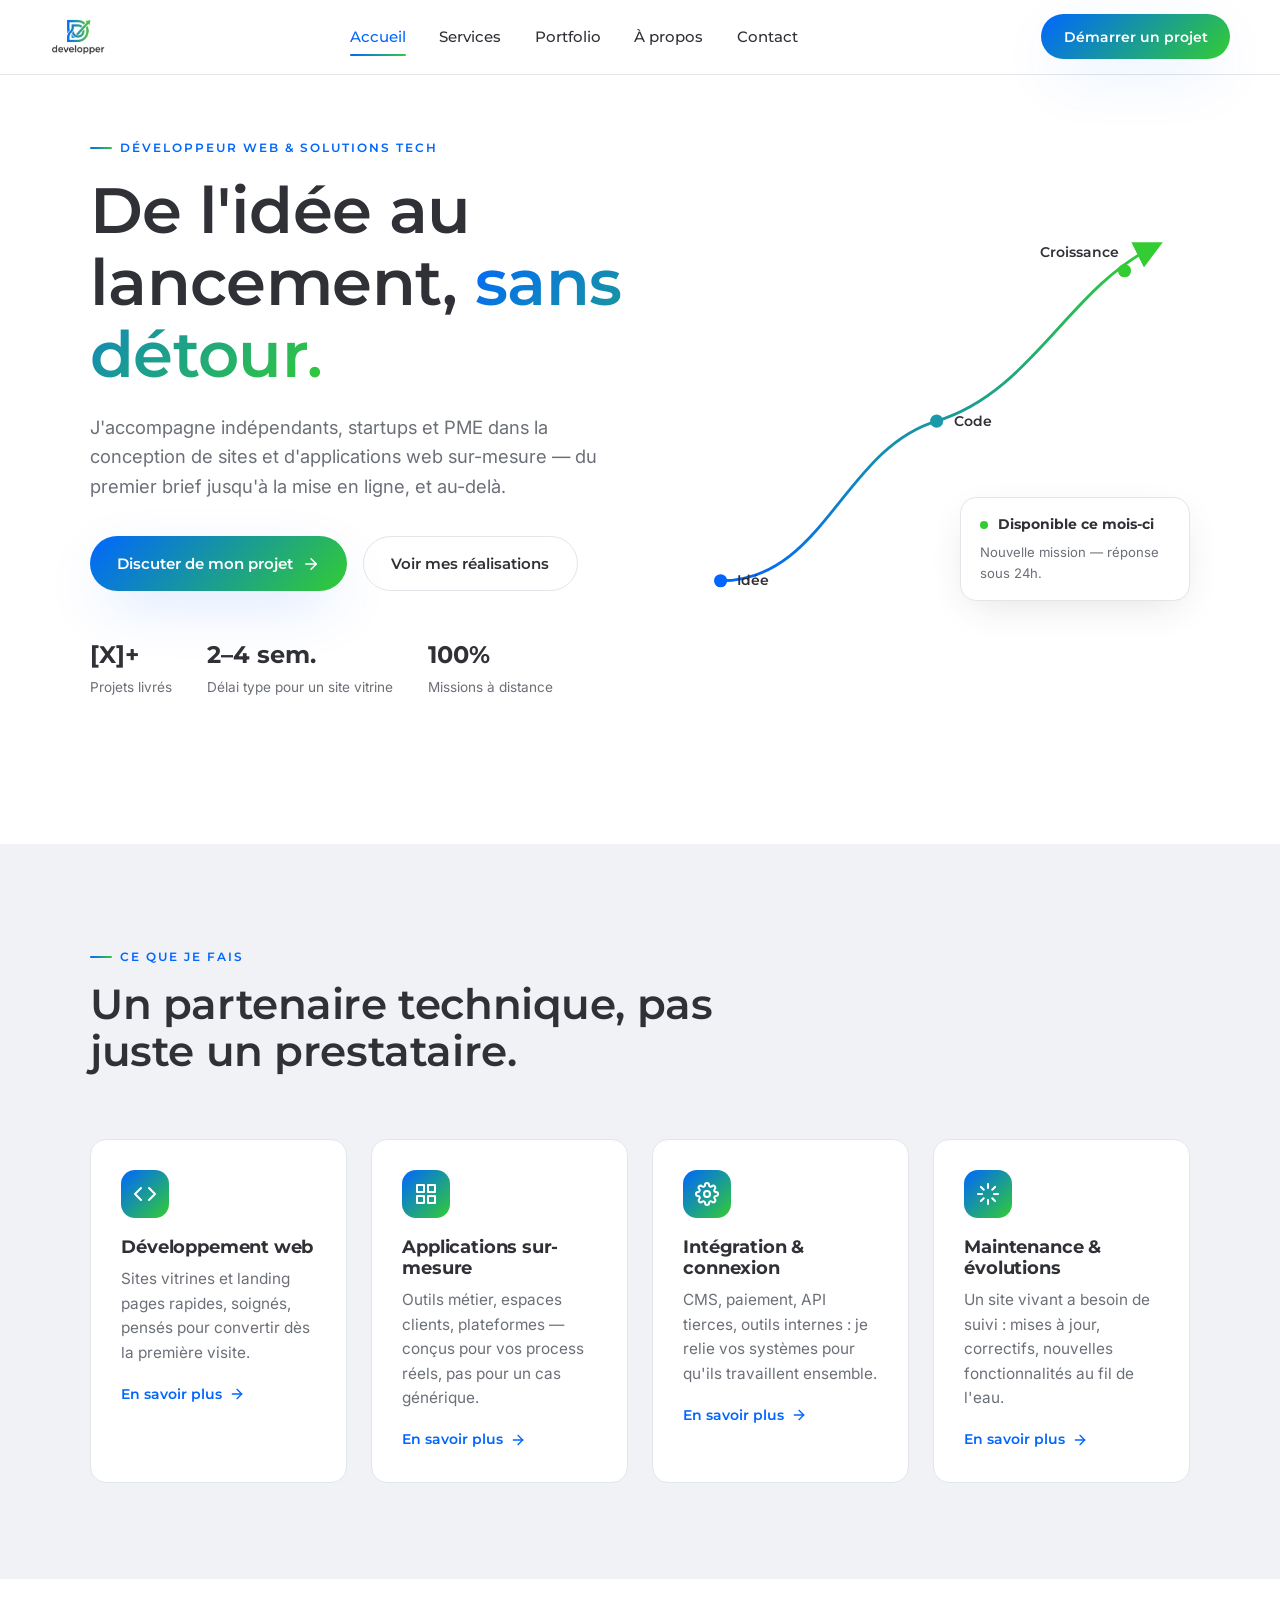
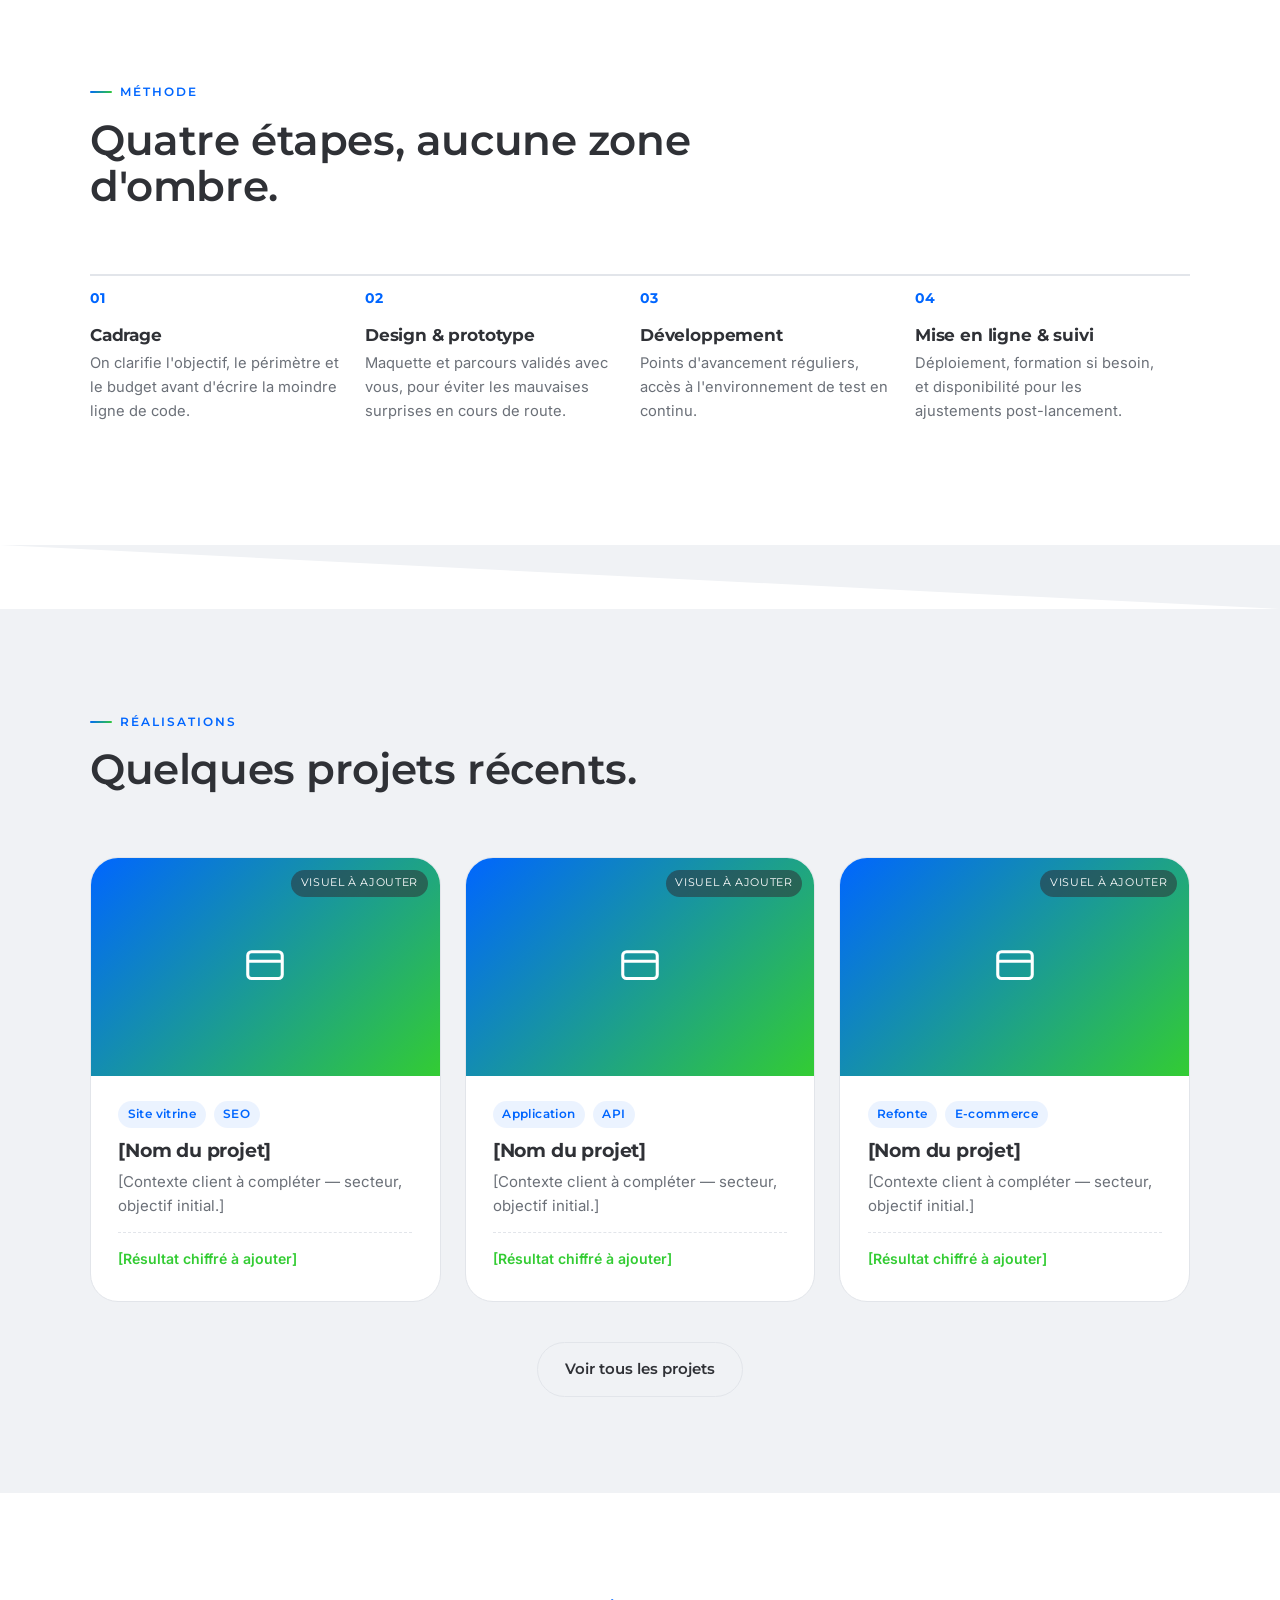
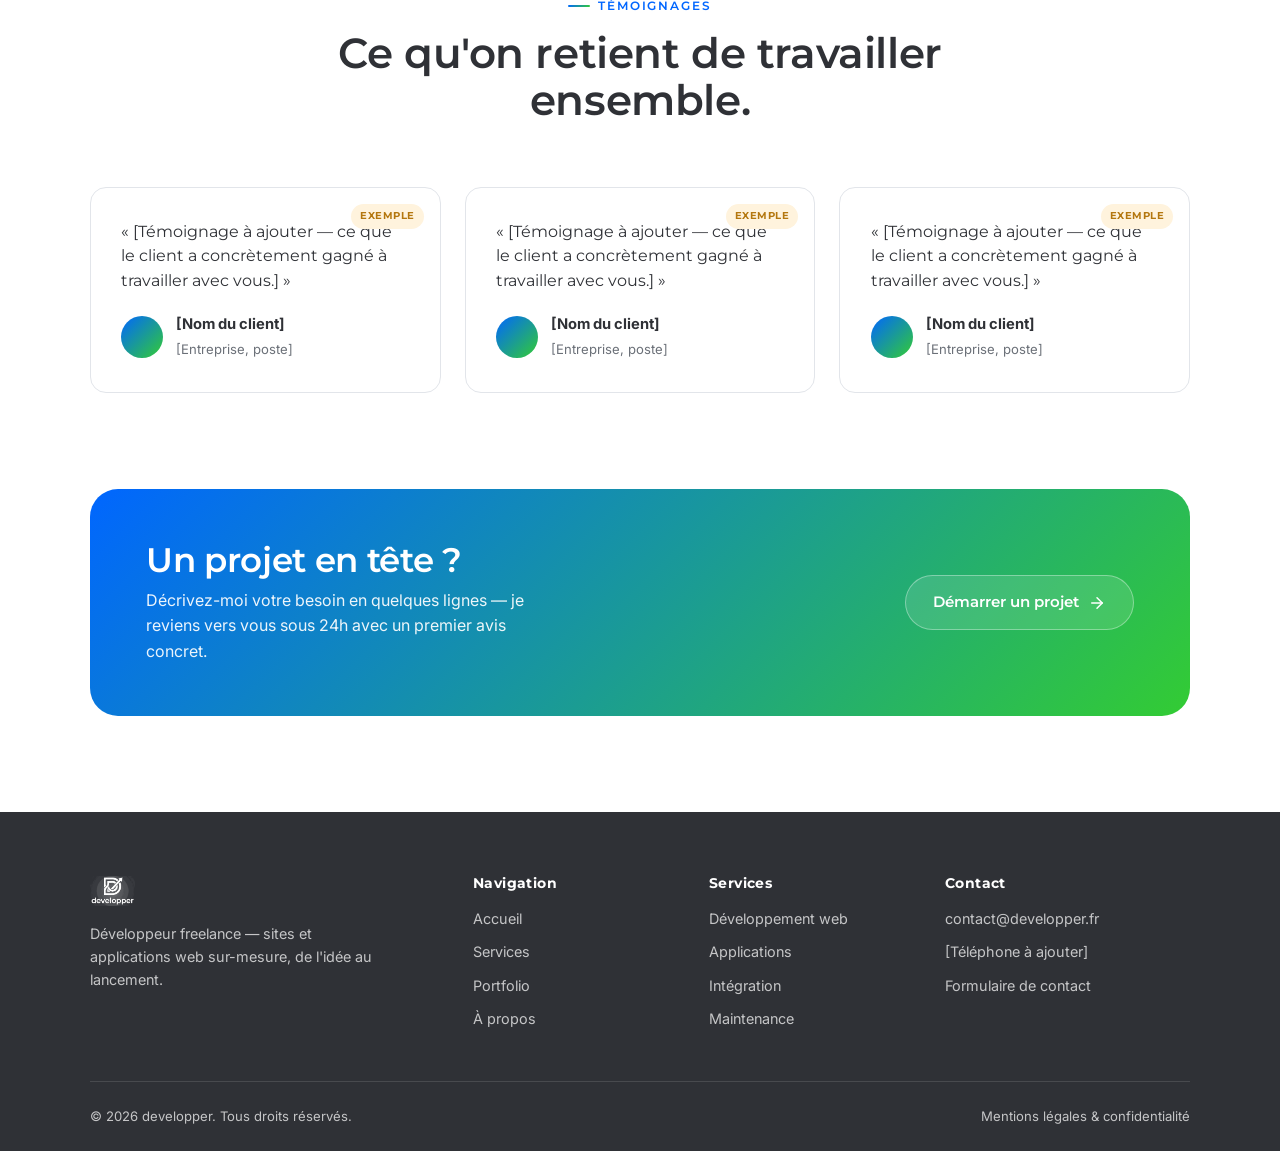
<file: index.html>
<!DOCTYPE html>
<html lang="fr">
<head>
<meta charset="UTF-8">
<meta name="viewport" content="width=device-width, initial-scale=1.0">
<title>developper — Développeur Web & Solutions Tech</title>
<meta name="description" content="Développeur freelance : sites vitrines, applications web sur-mesure, intégrations et maintenance. De l'idée au lancement, sans détour.">
<link rel="icon" type="image/png" href="assets/favicon-32.png">
<link rel="apple-touch-icon" href="assets/favicon-512.png">
<link rel="preconnect" href="https://fonts.googleapis.com">
<link rel="preconnect" href="https://fonts.gstatic.com" crossorigin>
<link href="https://fonts.googleapis.com/css2?family=Montserrat:wght@500;600;700&family=Inter:wght@400;500;600&display=swap" rel="stylesheet">
<link rel="stylesheet" href="css/style.css">
</head>
<body>

<header class="site-header">
  <nav class="nav container">
    <a href="index.html" class="nav-logo" aria-label="developper — accueil">
      <img src="assets/logo-lockup.png" alt="developper — développeur web & solutions tech" style="height:38px;">
    </a>
    <div class="nav-links">
      <a href="index.html" class="active">Accueil</a>
      <a href="services.html">Services</a>
      <a href="portfolio.html">Portfolio</a>
      <a href="a-propos.html">À propos</a>
      <a href="contact.html">Contact</a>
    </div>
    <div class="nav-actions">
      <a href="contact.html" class="btn btn-primary nav-cta">Démarrer un projet</a>
      <button class="nav-toggle" aria-label="Ouvrir le menu" aria-expanded="false">
        <svg viewBox="0 0 24 24" fill="none" stroke="currentColor" stroke-width="2" stroke-linecap="round"><line x1="3" y1="6" x2="21" y2="6"/><line x1="3" y1="12" x2="21" y2="12"/><line x1="3" y1="18" x2="21" y2="18"/></svg>
      </button>
    </div>
  </nav>
  <div class="mobile-menu">
    <a href="index.html" class="active">Accueil</a>
    <a href="services.html">Services</a>
    <a href="portfolio.html">Portfolio</a>
    <a href="a-propos.html">À propos</a>
    <a href="contact.html">Contact</a>
    <a href="contact.html" class="btn btn-primary">Démarrer un projet</a>
  </div>
</header>

<main>

  <!-- HERO -->
  <section class="hero">
    <div class="container hero-grid">
      <div>
        <span class="eyebrow">Développeur Web & Solutions Tech</span>
        <h1 class="hero-headline">De l'idée au lancement, <span class="text-gradient">sans détour.</span></h1>
        <p class="lede">J'accompagne indépendants, startups et PME dans la conception de sites et d'applications web sur-mesure — du premier brief jusqu'à la mise en ligne, et au-delà.</p>
        <div class="hero-cta-row">
          <a href="contact.html" class="btn btn-primary">
            Discuter de mon projet
            <svg viewBox="0 0 24 24" fill="none" stroke="currentColor" stroke-width="2" stroke-linecap="round" stroke-linejoin="round"><line x1="5" y1="12" x2="19" y2="12"/><polyline points="12 5 19 12 12 19"/></svg>
          </a>
          <a href="portfolio.html" class="btn btn-outline">Voir mes réalisations</a>
        </div>
        <div class="hero-meta">
          <div class="hero-meta-item">
            <strong>[X]+</strong>
            <span>Projets livrés</span>
          </div>
          <div class="hero-meta-item">
            <strong>2–4 sem.</strong>
            <span>Délai type pour un site vitrine</span>
          </div>
          <div class="hero-meta-item">
            <strong>100%</strong>
            <span>Missions à distance</span>
          </div>
        </div>
      </div>

      <div class="hero-visual reveal">
        <svg class="path-svg" viewBox="0 0 540 440" xmlns="http://www.w3.org/2000/svg" role="img" aria-label="Trajectoire du projet, de l'idée à la croissance">
          <defs>
            <linearGradient id="pathGradient" x1="0%" y1="100%" x2="100%" y2="0%">
              <stop offset="0%" stop-color="#0066FF"/>
              <stop offset="100%" stop-color="#33CC33"/>
            </linearGradient>
            <marker id="arrowHead" markerWidth="10" markerHeight="10" refX="6" refY="5" orient="auto">
              <path d="M0,0 L10,5 L0,10 Z" fill="#33CC33"/>
            </marker>
          </defs>

          <path class="path-line" d="M40,400 C 150,400 170,260 270,230 C 370,200 410,90 500,45" marker-end="url(#arrowHead)"/>

          <g class="path-node path-node--1">
            <circle cx="40" cy="400" r="7" fill="#0066FF"/>
            <text x="58" y="405" font-family="Montserrat, sans-serif" font-weight="600" font-size="15" fill="#2F3136">Idée</text>
          </g>
          <g class="path-node path-node--2">
            <circle cx="270" cy="230" r="7" fill="#1A99AA"/>
            <text x="288" y="235" font-family="Montserrat, sans-serif" font-weight="600" font-size="15" fill="#2F3136">Code</text>
          </g>
          <g class="path-node path-node--3">
            <circle cx="470" cy="70" r="7" fill="#33CC33"/>
            <text x="380" y="55" font-family="Montserrat, sans-serif" font-weight="600" font-size="15" fill="#2F3136">Croissance</text>
          </g>
        </svg>

        <div class="hero-card reveal" style="right: 0; bottom: 6%; max-width: 230px;">
          <div style="display:flex; align-items:center; gap:0.6rem; margin-bottom:0.35rem;">
            <span style="width:8px; height:8px; border-radius:50%; background:#33CC33; display:inline-block;"></span>
            <strong style="font-family:var(--font-heading); font-size:0.85rem;">Disponible ce mois-ci</strong>
          </div>
          <p style="font-size:0.82rem; color:var(--color-text-muted); margin:0;">Nouvelle mission — réponse sous 24h.</p>
        </div>
      </div>
    </div>
  </section>

  <div class="divider divider-white-to-light"></div>

  <!-- SERVICES -->
  <section class="section section-light" id="services">
    <div class="container">
      <div class="section-head reveal">
        <span class="eyebrow">Ce que je fais</span>
        <h2>Un partenaire technique, pas juste un prestataire.</h2>
      </div>
      <div class="grid grid-4">

        <div class="card reveal">
          <div class="card-icon">
            <svg viewBox="0 0 24 24" fill="none" stroke="#fff" stroke-width="2" stroke-linecap="round" stroke-linejoin="round"><polyline points="16 18 22 12 16 6"/><polyline points="8 6 2 12 8 18"/></svg>
          </div>
          <h3>Développement web</h3>
          <p>Sites vitrines et landing pages rapides, soignés, pensés pour convertir dès la première visite.</p>
          <a href="services.html#developpement-web" class="card-link">En savoir plus
            <svg viewBox="0 0 24 24" fill="none" stroke="currentColor" stroke-width="2" stroke-linecap="round"><line x1="5" y1="12" x2="19" y2="12"/><polyline points="12 5 19 12 12 19"/></svg>
          </a>
        </div>

        <div class="card reveal">
          <div class="card-icon">
            <svg viewBox="0 0 24 24" fill="none" stroke="#fff" stroke-width="2" stroke-linecap="round" stroke-linejoin="round"><rect x="3" y="3" width="7" height="7"/><rect x="14" y="3" width="7" height="7"/><rect x="14" y="14" width="7" height="7"/><rect x="3" y="14" width="7" height="7"/></svg>
          </div>
          <h3>Applications sur-mesure</h3>
          <p>Outils métier, espaces clients, plateformes — conçus pour vos process réels, pas pour un cas générique.</p>
          <a href="services.html#applications" class="card-link">En savoir plus
            <svg viewBox="0 0 24 24" fill="none" stroke="currentColor" stroke-width="2" stroke-linecap="round"><line x1="5" y1="12" x2="19" y2="12"/><polyline points="12 5 19 12 12 19"/></svg>
          </a>
        </div>

        <div class="card reveal">
          <div class="card-icon">
            <svg viewBox="0 0 24 24" fill="none" stroke="#fff" stroke-width="2" stroke-linecap="round" stroke-linejoin="round"><circle cx="12" cy="12" r="3"/><path d="M19.4 15a1.65 1.65 0 0 0 .33 1.82l.06.06a2 2 0 1 1-2.83 2.83l-.06-.06a1.65 1.65 0 0 0-1.82-.33 1.65 1.65 0 0 0-1 1.51V21a2 2 0 0 1-4 0v-.09A1.65 1.65 0 0 0 9 19.4a1.65 1.65 0 0 0-1.82.33l-.06.06a2 2 0 1 1-2.83-2.83l.06-.06a1.65 1.65 0 0 0 .33-1.82 1.65 1.65 0 0 0-1.51-1H3a2 2 0 0 1 0-4h.09A1.65 1.65 0 0 0 4.6 9a1.65 1.65 0 0 0-.33-1.82l-.06-.06a2 2 0 1 1 2.83-2.83l.06.06a1.65 1.65 0 0 0 1.82.33H9a1.65 1.65 0 0 0 1-1.51V3a2 2 0 0 1 4 0v.09a1.65 1.65 0 0 0 1 1.51 1.65 1.65 0 0 0 1.82-.33l.06-.06a2 2 0 1 1 2.83 2.83l-.06.06a1.65 1.65 0 0 0-.33 1.82V9a1.65 1.65 0 0 0 1.51 1H21a2 2 0 0 1 0 4h-.09a1.65 1.65 0 0 0-1.51 1z"/></svg>
          </div>
          <h3>Intégration & connexion</h3>
          <p>CMS, paiement, API tierces, outils internes : je relie vos systèmes pour qu'ils travaillent ensemble.</p>
          <a href="services.html#integration" class="card-link">En savoir plus
            <svg viewBox="0 0 24 24" fill="none" stroke="currentColor" stroke-width="2" stroke-linecap="round"><line x1="5" y1="12" x2="19" y2="12"/><polyline points="12 5 19 12 12 19"/></svg>
          </a>
        </div>

        <div class="card reveal">
          <div class="card-icon">
            <svg viewBox="0 0 24 24" fill="none" stroke="#fff" stroke-width="2" stroke-linecap="round" stroke-linejoin="round"><path d="M12 2v4M12 18v4M4.93 4.93l2.83 2.83M16.24 16.24l2.83 2.83M2 12h4M18 12h4M4.93 19.07l2.83-2.83M16.24 7.76l2.83-2.83"/></svg>
          </div>
          <h3>Maintenance & évolutions</h3>
          <p>Un site vivant a besoin de suivi : mises à jour, correctifs, nouvelles fonctionnalités au fil de l'eau.</p>
          <a href="services.html#maintenance" class="card-link">En savoir plus
            <svg viewBox="0 0 24 24" fill="none" stroke="currentColor" stroke-width="2" stroke-linecap="round"><line x1="5" y1="12" x2="19" y2="12"/><polyline points="12 5 19 12 12 19"/></svg>
          </a>
        </div>

      </div>
    </div>
  </section>

  <!-- PROCESS -->
  <section class="section">
    <div class="container">
      <div class="section-head reveal">
        <span class="eyebrow">Méthode</span>
        <h2>Quatre étapes, aucune zone d'ombre.</h2>
      </div>
      <div class="steps reveal">
        <div class="step">
          <h3>Cadrage</h3>
          <p>On clarifie l'objectif, le périmètre et le budget avant d'écrire la moindre ligne de code.</p>
        </div>
        <div class="step">
          <h3>Design & prototype</h3>
          <p>Maquette et parcours validés avec vous, pour éviter les mauvaises surprises en cours de route.</p>
        </div>
        <div class="step">
          <h3>Développement</h3>
          <p>Points d'avancement réguliers, accès à l'environnement de test en continu.</p>
        </div>
        <div class="step">
          <h3>Mise en ligne & suivi</h3>
          <p>Déploiement, formation si besoin, et disponibilité pour les ajustements post-lancement.</p>
        </div>
      </div>
    </div>
  </section>

  <div class="divider divider-light-to-white" style="transform: scaleY(-1);"></div>

  <!-- PORTFOLIO PREVIEW -->
  <section class="section section-light">
    <div class="container">
      <div class="section-head reveal">
        <span class="eyebrow">Réalisations</span>
        <h2>Quelques projets récents.</h2>
      </div>
      <div class="grid grid-3">

        <div class="project-card reveal">
          <div class="project-thumb">
            <span class="project-placeholder-tag">Visuel à ajouter</span>
            <svg viewBox="0 0 24 24" fill="none" stroke="#fff" stroke-width="1.6"><rect x="3" y="4" width="18" height="14" rx="2"/><path d="M3 9h18"/></svg>
          </div>
          <div class="project-body">
            <div class="project-tags"><span class="tag">Site vitrine</span><span class="tag">SEO</span></div>
            <h3>[Nom du projet]</h3>
            <p>[Contexte client à compléter — secteur, objectif initial.]</p>
            <div class="project-result">[Résultat chiffré à ajouter]</div>
          </div>
        </div>

        <div class="project-card reveal">
          <div class="project-thumb">
            <span class="project-placeholder-tag">Visuel à ajouter</span>
            <svg viewBox="0 0 24 24" fill="none" stroke="#fff" stroke-width="1.6"><rect x="3" y="4" width="18" height="14" rx="2"/><path d="M3 9h18"/></svg>
          </div>
          <div class="project-body">
            <div class="project-tags"><span class="tag">Application</span><span class="tag">API</span></div>
            <h3>[Nom du projet]</h3>
            <p>[Contexte client à compléter — secteur, objectif initial.]</p>
            <div class="project-result">[Résultat chiffré à ajouter]</div>
          </div>
        </div>

        <div class="project-card reveal">
          <div class="project-thumb">
            <span class="project-placeholder-tag">Visuel à ajouter</span>
            <svg viewBox="0 0 24 24" fill="none" stroke="#fff" stroke-width="1.6"><rect x="3" y="4" width="18" height="14" rx="2"/><path d="M3 9h18"/></svg>
          </div>
          <div class="project-body">
            <div class="project-tags"><span class="tag">Refonte</span><span class="tag">E-commerce</span></div>
            <h3>[Nom du projet]</h3>
            <p>[Contexte client à compléter — secteur, objectif initial.]</p>
            <div class="project-result">[Résultat chiffré à ajouter]</div>
          </div>
        </div>

      </div>
      <div style="text-align:center; margin-top:2.5rem;" class="reveal">
        <a href="portfolio.html" class="btn btn-outline">Voir tous les projets</a>
      </div>
    </div>
  </section>

  <!-- TESTIMONIALS -->
  <section class="section" id="temoignages">
    <div class="container">
      <div class="section-head centered reveal" style="margin-left:auto; margin-right:auto;">
        <span class="eyebrow">Témoignages</span>
        <h2>Ce qu'on retient de travailler ensemble.</h2>
      </div>
      <div class="grid grid-3">
        <div class="testimonial-card reveal">
          <span class="placeholder-badge">Exemple</span>
          <p class="testimonial-quote">« [Témoignage à ajouter — ce que le client a concrètement gagné à travailler avec vous.] »</p>
          <div class="testimonial-person">
            <span class="testimonial-avatar"></span>
            <div><strong>[Nom du client]</strong><span>[Entreprise, poste]</span></div>
          </div>
        </div>
        <div class="testimonial-card reveal">
          <span class="placeholder-badge">Exemple</span>
          <p class="testimonial-quote">« [Témoignage à ajouter — ce que le client a concrètement gagné à travailler avec vous.] »</p>
          <div class="testimonial-person">
            <span class="testimonial-avatar"></span>
            <div><strong>[Nom du client]</strong><span>[Entreprise, poste]</span></div>
          </div>
        </div>
        <div class="testimonial-card reveal">
          <span class="placeholder-badge">Exemple</span>
          <p class="testimonial-quote">« [Témoignage à ajouter — ce que le client a concrètement gagné à travailler avec vous.] »</p>
          <div class="testimonial-person">
            <span class="testimonial-avatar"></span>
            <div><strong>[Nom du client]</strong><span>[Entreprise, poste]</span></div>
          </div>
        </div>
      </div>
    </div>
  </section>

  <!-- CTA BAND -->
  <section class="section" style="padding-top:0;">
    <div class="container">
      <div class="cta-band reveal">
        <div>
          <h2>Un projet en tête ?</h2>
          <p>Décrivez-moi votre besoin en quelques lignes — je reviens vers vous sous 24h avec un premier avis concret.</p>
        </div>
        <a href="contact.html" class="btn btn-ghost-white">
          Démarrer un projet
          <svg viewBox="0 0 24 24" fill="none" stroke="currentColor" stroke-width="2" stroke-linecap="round" stroke-linejoin="round"><line x1="5" y1="12" x2="19" y2="12"/><polyline points="12 5 19 12 12 19"/></svg>
        </a>
      </div>
    </div>
  </section>

</main>

<footer class="site-footer">
  <div class="container">
    <div class="footer-grid">
      <div class="footer-col">
        <img src="assets/logo-lockup.png" alt="developper" class="footer-logo">
        <p style="font-size:0.9rem; max-width:32ch; margin-top:0.8rem;">Développeur freelance — sites et applications web sur-mesure, de l'idée au lancement.</p>
      </div>
      <div class="footer-col">
        <h4>Navigation</h4>
        <ul>
          <li><a href="index.html">Accueil</a></li>
          <li><a href="services.html">Services</a></li>
          <li><a href="portfolio.html">Portfolio</a></li>
          <li><a href="a-propos.html">À propos</a></li>
        </ul>
      </div>
      <div class="footer-col">
        <h4>Services</h4>
        <ul>
          <li><a href="services.html#developpement-web">Développement web</a></li>
          <li><a href="services.html#applications">Applications</a></li>
          <li><a href="services.html#integration">Intégration</a></li>
          <li><a href="services.html#maintenance">Maintenance</a></li>
        </ul>
      </div>
      <div class="footer-col">
        <h4>Contact</h4>
        <ul>
          <li><a href="mailto:contact@developper.fr">contact@developper.fr</a></li>
          <li><a href="tel:+33000000000">[Téléphone à ajouter]</a></li>
          <li><a href="contact.html">Formulaire de contact</a></li>
        </ul>
      </div>
    </div>
    <div class="footer-bottom">
      <span>© <span id="year"></span> developper. Tous droits réservés.</span>
      <span><a href="mentions-legales.html">Mentions légales & confidentialité</a></span>
    </div>
  </div>
</footer>

<script>document.getElementById('year').textContent = new Date().getFullYear();</script>
<script src="js/main.js"></script>
</body>
</html>
</file>
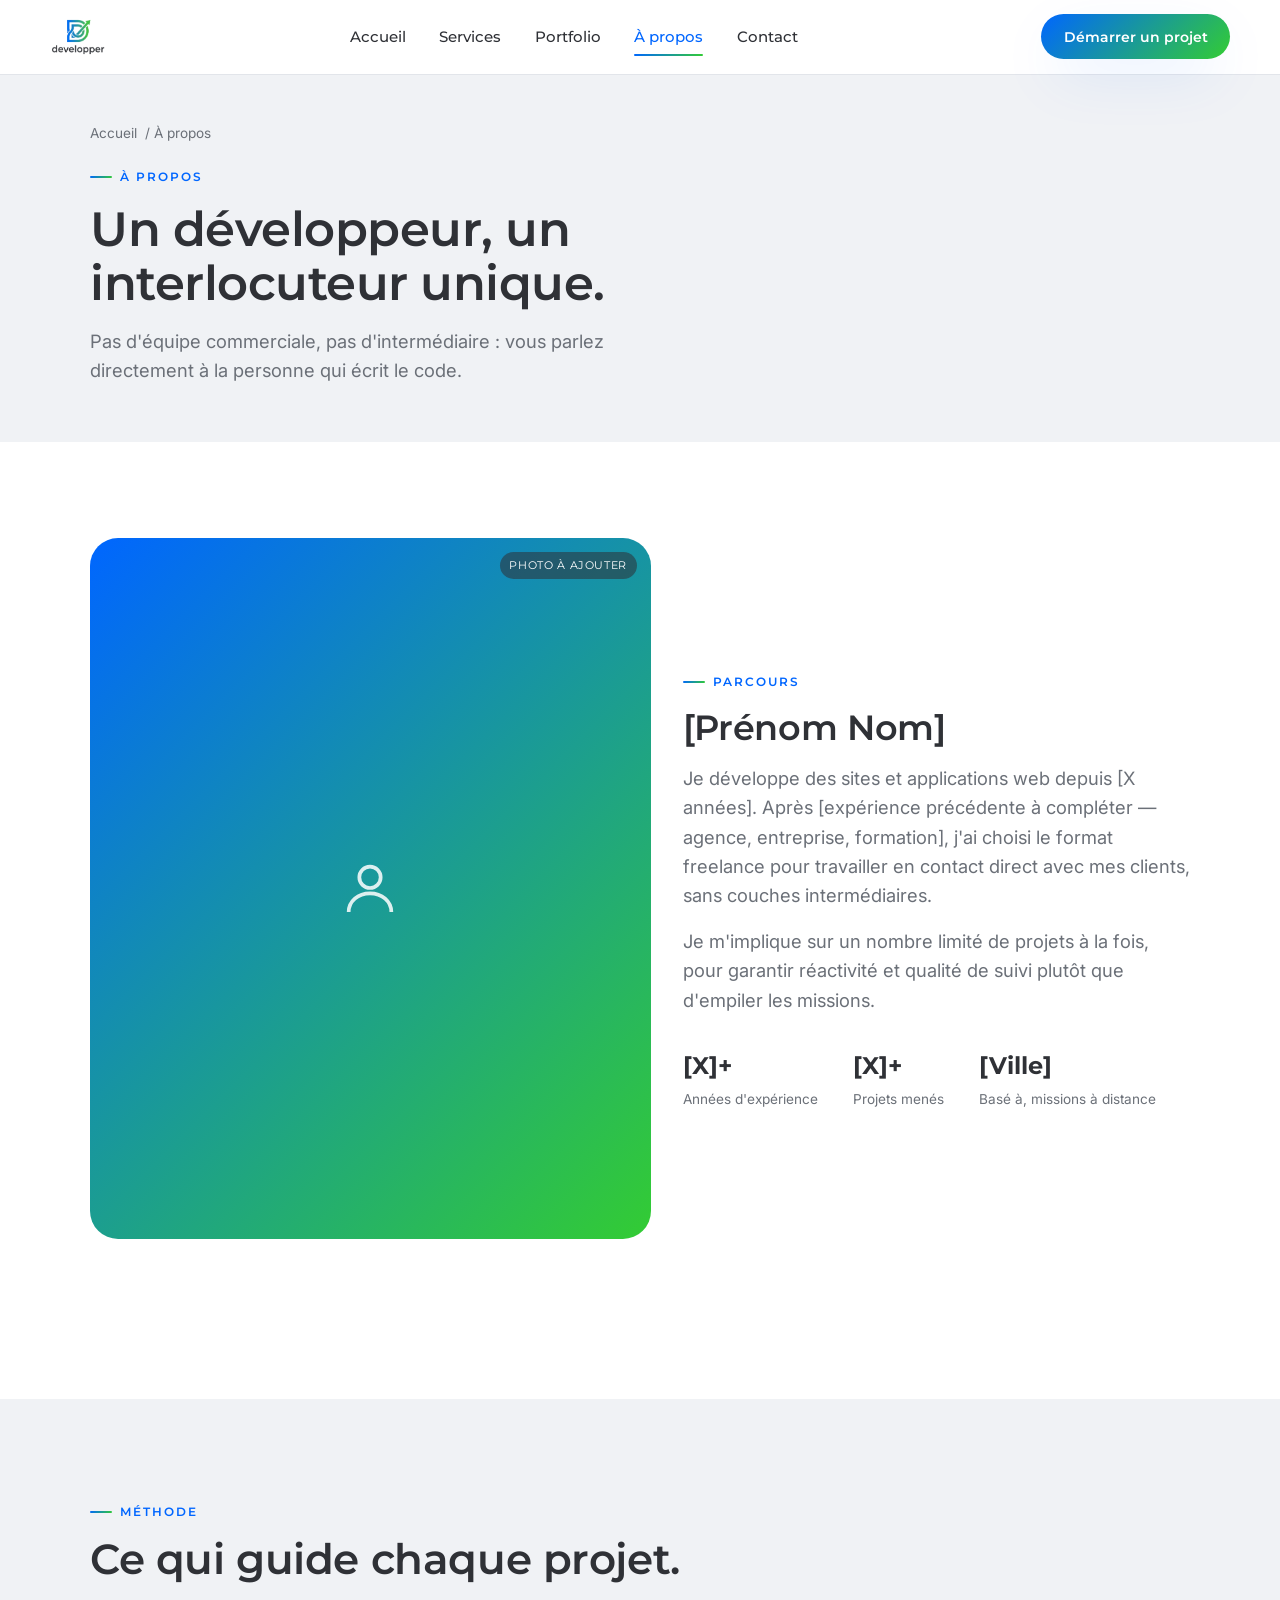
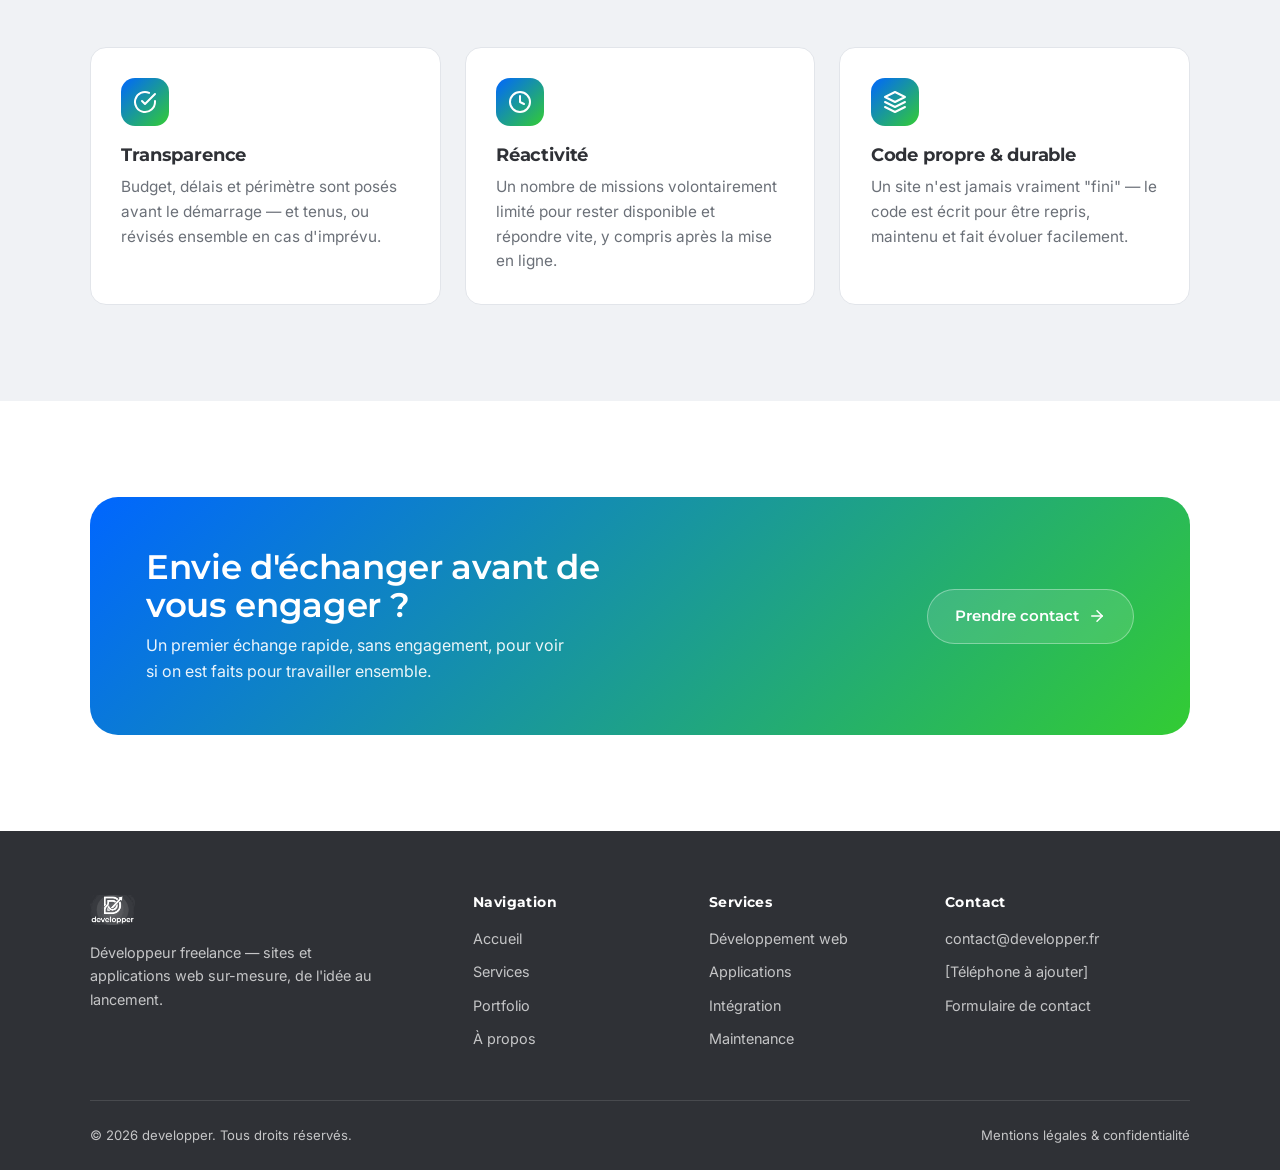
<file: a-propos.html>
<!DOCTYPE html>
<html lang="fr">
<head>
<meta charset="UTF-8">
<meta name="viewport" content="width=device-width, initial-scale=1.0">
<title>À propos — developper</title>
<meta name="description" content="Développeur freelance indépendant : parcours, méthode de travail et valeurs.">
<link rel="icon" type="image/png" href="assets/favicon-32.png">
<link rel="apple-touch-icon" href="assets/favicon-512.png">
<link rel="preconnect" href="https://fonts.googleapis.com">
<link rel="preconnect" href="https://fonts.gstatic.com" crossorigin>
<link href="https://fonts.googleapis.com/css2?family=Montserrat:wght@500;600;700&family=Inter:wght@400;500;600&display=swap" rel="stylesheet">
<link rel="stylesheet" href="css/style.css">
</head>
<body>

<header class="site-header">
  <nav class="nav container">
    <a href="index.html" class="nav-logo" aria-label="developper — accueil">
      <img src="assets/logo-lockup.png" alt="developper — développeur web & solutions tech" style="height:38px;">
    </a>
    <div class="nav-links">
      <a href="index.html">Accueil</a>
      <a href="services.html">Services</a>
      <a href="portfolio.html">Portfolio</a>
      <a href="a-propos.html" class="active">À propos</a>
      <a href="contact.html">Contact</a>
    </div>
    <div class="nav-actions">
      <a href="contact.html" class="btn btn-primary nav-cta">Démarrer un projet</a>
      <button class="nav-toggle" aria-label="Ouvrir le menu" aria-expanded="false">
        <svg viewBox="0 0 24 24" fill="none" stroke="currentColor" stroke-width="2" stroke-linecap="round"><line x1="3" y1="6" x2="21" y2="6"/><line x1="3" y1="12" x2="21" y2="12"/><line x1="3" y1="18" x2="21" y2="18"/></svg>
      </button>
    </div>
  </nav>
  <div class="mobile-menu">
    <a href="index.html">Accueil</a>
    <a href="services.html">Services</a>
    <a href="portfolio.html">Portfolio</a>
    <a href="a-propos.html" class="active">À propos</a>
    <a href="contact.html">Contact</a>
    <a href="contact.html" class="btn btn-primary">Démarrer un projet</a>
  </div>
</header>

<main>

  <section class="page-hero">
    <div class="container">
      <div class="breadcrumb"><a href="index.html">Accueil</a> / À propos</div>
      <span class="eyebrow">À propos</span>
      <h1>Un développeur, un interlocuteur unique.</h1>
      <p class="lede" style="margin-top:1rem;">Pas d'équipe commerciale, pas d'intermédiaire : vous parlez directement à la personne qui écrit le code.</p>
    </div>
  </section>

  <section class="section">
    <div class="container hero-grid">
      <div class="reveal">
        <div style="width:100%; aspect-ratio:4/5; border-radius:var(--radius-lg); background:var(--gradient-flow); display:flex; align-items:center; justify-content:center; position:relative; overflow:hidden;">
          <span style="position:absolute; top:14px; right:14px; background:rgba(47,49,54,0.55); color:#fff; font-size:0.68rem; font-family:var(--font-heading); letter-spacing:0.06em; text-transform:uppercase; padding:0.3rem 0.6rem; border-radius:999px;">Photo à ajouter</span>
          <svg viewBox="0 0 24 24" fill="none" stroke="#fff" stroke-width="1.4" style="width:64px; height:64px; opacity:0.85;"><circle cx="12" cy="8" r="4"/><path d="M4 21c0-4 3.5-7 8-7s8 3 8 7"/></svg>
        </div>
      </div>

      <div class="reveal">
        <span class="eyebrow">Parcours</span>
        <h2 style="font-size:clamp(1.7rem,3vw,2.2rem); margin-top:1rem;">[Prénom Nom]</h2>
        <p class="lede" style="margin-top:1rem; max-width:56ch;">Je développe des sites et applications web depuis [X années]. Après [expérience précédente à compléter — agence, entreprise, formation], j'ai choisi le format freelance pour travailler en contact direct avec mes clients, sans couches intermédiaires.</p>
        <p class="lede" style="margin-top:1rem; max-width:56ch;">Je m'implique sur un nombre limité de projets à la fois, pour garantir réactivité et qualité de suivi plutôt que d'empiler les missions.</p>

        <div style="display:flex; gap:2.2rem; margin-top:2rem; flex-wrap:wrap;">
          <div class="hero-meta-item"><strong>[X]+</strong><span>Années d'expérience</span></div>
          <div class="hero-meta-item"><strong>[X]+</strong><span>Projets menés</span></div>
          <div class="hero-meta-item"><strong>[Ville]</strong><span>Basé à, missions à distance</span></div>
        </div>
      </div>
    </div>
  </section>

  <div class="divider divider-white-to-light"></div>

  <!-- VALEURS -->
  <section class="section section-light">
    <div class="container">
      <div class="section-head reveal">
        <span class="eyebrow">Méthode</span>
        <h2>Ce qui guide chaque projet.</h2>
      </div>
      <div class="grid grid-3">
        <div class="card reveal">
          <div class="card-icon">
            <svg viewBox="0 0 24 24" fill="none" stroke="#fff" stroke-width="2" stroke-linecap="round" stroke-linejoin="round"><path d="M22 11.08V12a10 10 0 1 1-5.93-9.14"/><polyline points="22 4 12 14.01 9 11.01"/></svg>
          </div>
          <h3>Transparence</h3>
          <p>Budget, délais et périmètre sont posés avant le démarrage — et tenus, ou révisés ensemble en cas d'imprévu.</p>
        </div>
        <div class="card reveal">
          <div class="card-icon">
            <svg viewBox="0 0 24 24" fill="none" stroke="#fff" stroke-width="2" stroke-linecap="round" stroke-linejoin="round"><circle cx="12" cy="12" r="10"/><polyline points="12 6 12 12 16 14"/></svg>
          </div>
          <h3>Réactivité</h3>
          <p>Un nombre de missions volontairement limité pour rester disponible et répondre vite, y compris après la mise en ligne.</p>
        </div>
        <div class="card reveal">
          <div class="card-icon">
            <svg viewBox="0 0 24 24" fill="none" stroke="#fff" stroke-width="2" stroke-linecap="round" stroke-linejoin="round"><path d="M12 2L2 7l10 5 10-5-10-5z"/><path d="M2 17l10 5 10-5"/><path d="M2 12l10 5 10-5"/></svg>
          </div>
          <h3>Code propre & durable</h3>
          <p>Un site n'est jamais vraiment "fini" — le code est écrit pour être repris, maintenu et fait évoluer facilement.</p>
        </div>
      </div>
    </div>
  </section>

  <section class="section" style="padding-top: var(--space-2xl);">
    <div class="container">
      <div class="cta-band reveal">
        <div>
          <h2>Envie d'échanger avant de vous engager ?</h2>
          <p>Un premier échange rapide, sans engagement, pour voir si on est faits pour travailler ensemble.</p>
        </div>
        <a href="contact.html" class="btn btn-ghost-white">
          Prendre contact
          <svg viewBox="0 0 24 24" fill="none" stroke="currentColor" stroke-width="2" stroke-linecap="round" stroke-linejoin="round"><line x1="5" y1="12" x2="19" y2="12"/><polyline points="12 5 19 12 12 19"/></svg>
        </a>
      </div>
    </div>
  </section>

</main>

<footer class="site-footer">
  <div class="container">
    <div class="footer-grid">
      <div class="footer-col">
        <img src="assets/logo-lockup.png" alt="developper" class="footer-logo">
        <p style="font-size:0.9rem; max-width:32ch; margin-top:0.8rem;">Développeur freelance — sites et applications web sur-mesure, de l'idée au lancement.</p>
      </div>
      <div class="footer-col">
        <h4>Navigation</h4>
        <ul>
          <li><a href="index.html">Accueil</a></li>
          <li><a href="services.html">Services</a></li>
          <li><a href="portfolio.html">Portfolio</a></li>
          <li><a href="a-propos.html">À propos</a></li>
        </ul>
      </div>
      <div class="footer-col">
        <h4>Services</h4>
        <ul>
          <li><a href="services.html#developpement-web">Développement web</a></li>
          <li><a href="services.html#applications">Applications</a></li>
          <li><a href="services.html#integration">Intégration</a></li>
          <li><a href="services.html#maintenance">Maintenance</a></li>
        </ul>
      </div>
      <div class="footer-col">
        <h4>Contact</h4>
        <ul>
          <li><a href="mailto:contact@developper.fr">contact@developper.fr</a></li>
          <li><a href="tel:+33000000000">[Téléphone à ajouter]</a></li>
          <li><a href="contact.html">Formulaire de contact</a></li>
        </ul>
      </div>
    </div>
    <div class="footer-bottom">
      <span>© <span id="year"></span> developper. Tous droits réservés.</span>
      <span><a href="mentions-legales.html">Mentions légales & confidentialité</a></span>
    </div>
  </div>
</footer>

<script>document.getElementById('year').textContent = new Date().getFullYear();</script>
<script src="js/main.js"></script>
</body>
</html>
</file>
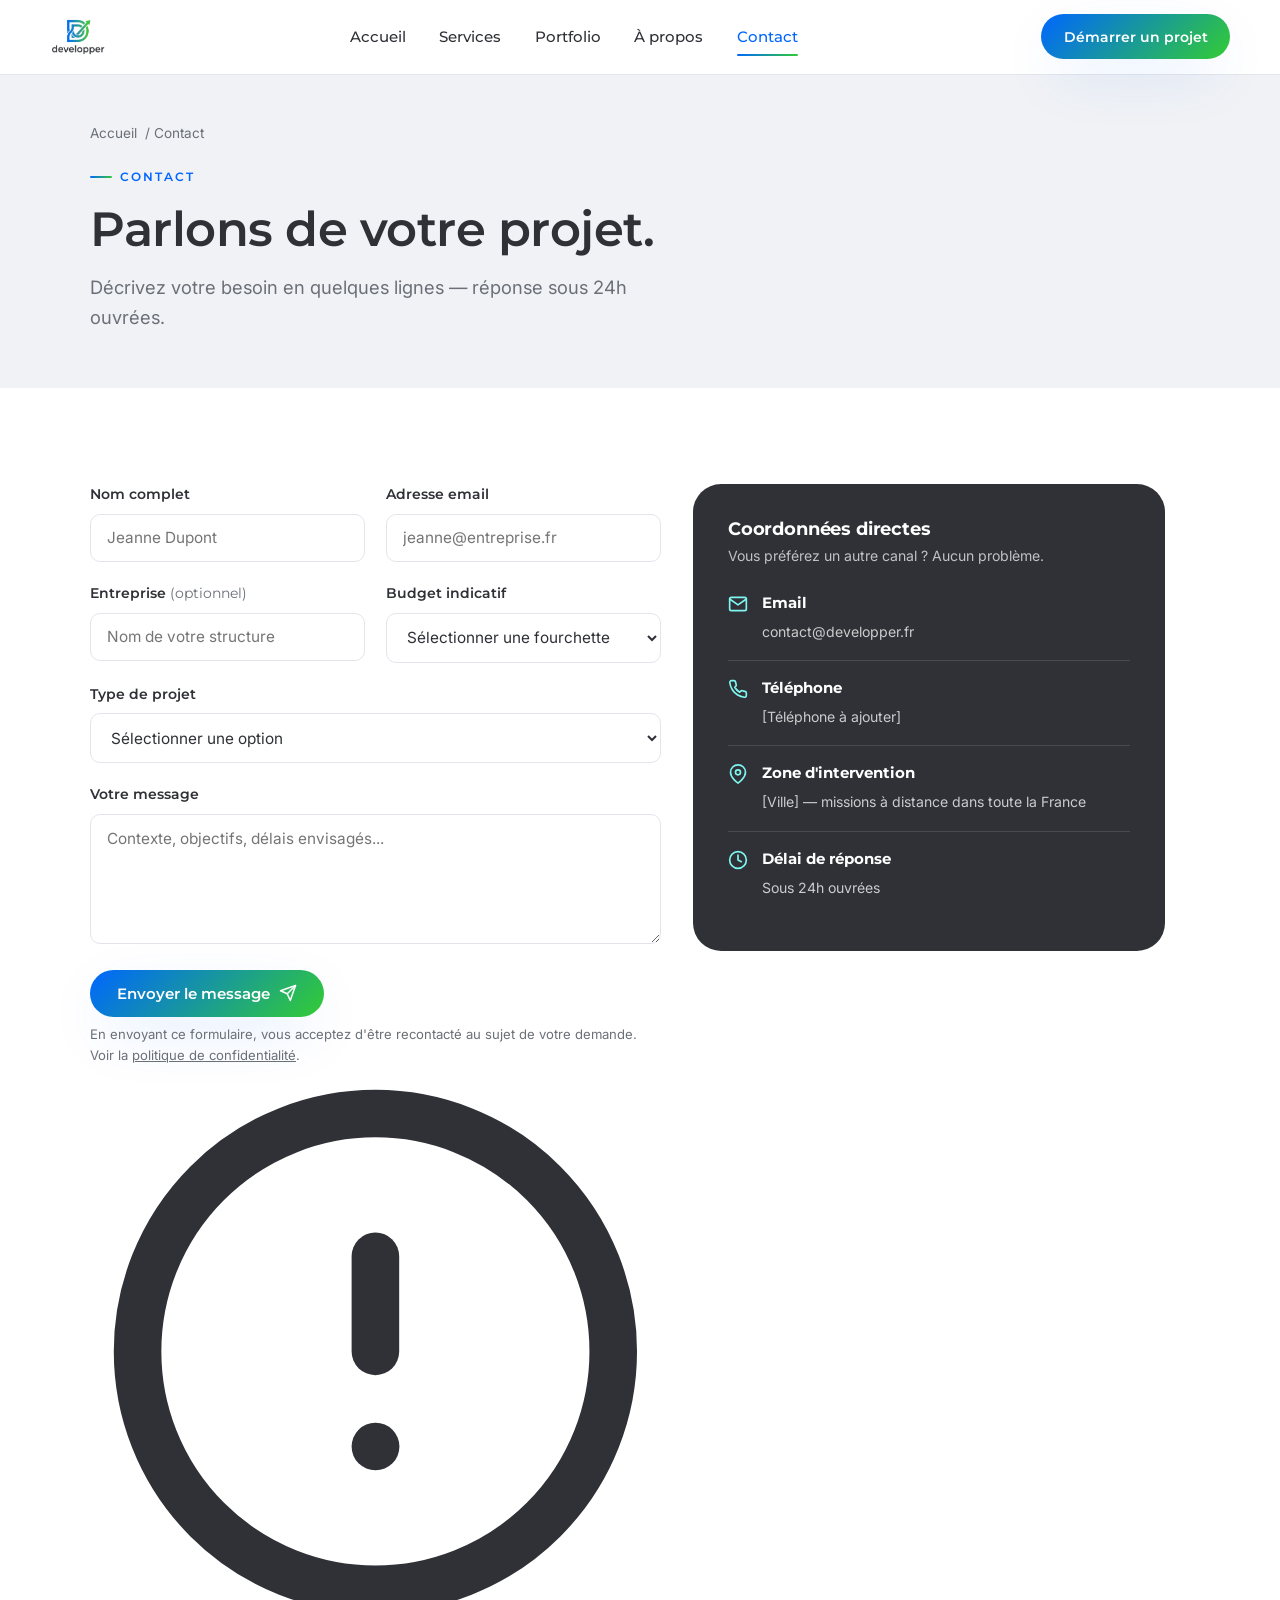
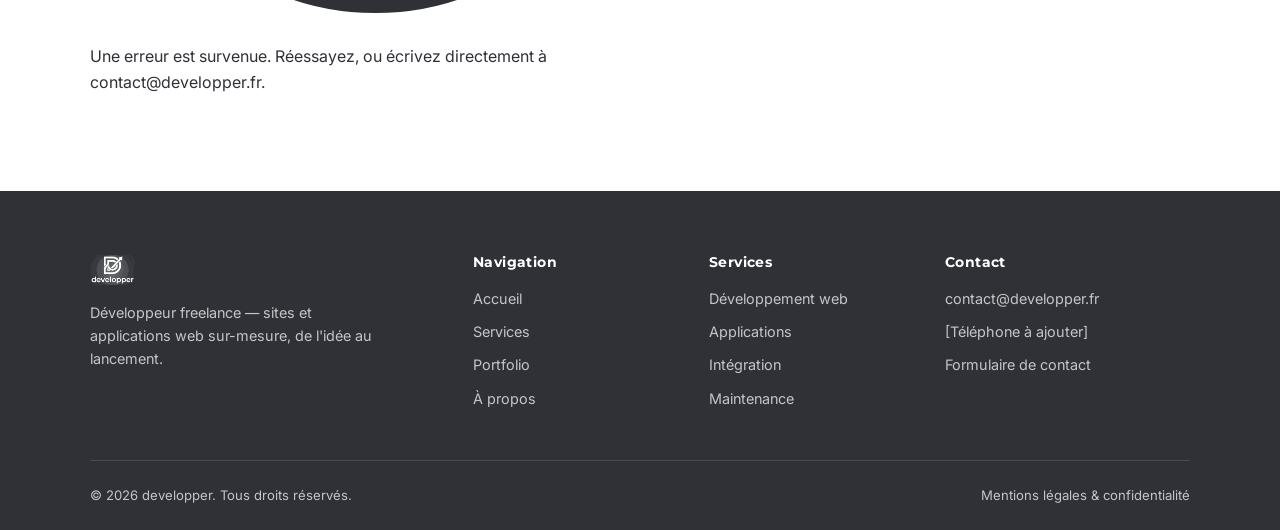
<file: contact.html>
<!DOCTYPE html>
<html lang="fr">
<head>
<meta charset="UTF-8">
<meta name="viewport" content="width=device-width, initial-scale=1.0">
<title>Contact — developper</title>
<meta name="description" content="Discutons de votre projet web : formulaire de contact et coordonnées de developper.">
<link rel="icon" type="image/png" href="assets/favicon-32.png">
<link rel="apple-touch-icon" href="assets/favicon-512.png">
<link rel="preconnect" href="https://fonts.googleapis.com">
<link rel="preconnect" href="https://fonts.gstatic.com" crossorigin>
<link href="https://fonts.googleapis.com/css2?family=Montserrat:wght@500;600;700&family=Inter:wght@400;500;600&display=swap" rel="stylesheet">
<link rel="stylesheet" href="css/style.css">
</head>
<body>

<header class="site-header">
  <nav class="nav container">
    <a href="index.html" class="nav-logo" aria-label="developper — accueil">
      <img src="assets/logo-lockup.png" alt="developper — développeur web & solutions tech" style="height:38px;">
    </a>
    <div class="nav-links">
      <a href="index.html">Accueil</a>
      <a href="services.html">Services</a>
      <a href="portfolio.html">Portfolio</a>
      <a href="a-propos.html">À propos</a>
      <a href="contact.html" class="active">Contact</a>
    </div>
    <div class="nav-actions">
      <a href="contact.html" class="btn btn-primary nav-cta">Démarrer un projet</a>
      <button class="nav-toggle" aria-label="Ouvrir le menu" aria-expanded="false">
        <svg viewBox="0 0 24 24" fill="none" stroke="currentColor" stroke-width="2" stroke-linecap="round"><line x1="3" y1="6" x2="21" y2="6"/><line x1="3" y1="12" x2="21" y2="12"/><line x1="3" y1="18" x2="21" y2="18"/></svg>
      </button>
    </div>
  </nav>
  <div class="mobile-menu">
    <a href="index.html">Accueil</a>
    <a href="services.html">Services</a>
    <a href="portfolio.html">Portfolio</a>
    <a href="a-propos.html">À propos</a>
    <a href="contact.html" class="active">Contact</a>
    <a href="contact.html" class="btn btn-primary">Démarrer un projet</a>
  </div>
</header>

<main>

  <section class="page-hero">
    <div class="container">
      <div class="breadcrumb"><a href="index.html">Accueil</a> / Contact</div>
      <span class="eyebrow">Contact</span>
      <h1>Parlons de votre projet.</h1>
      <p class="lede" style="margin-top:1rem;">Décrivez votre besoin en quelques lignes — réponse sous 24h ouvrées.</p>
    </div>
  </section>

  <section class="section">
    <div class="container hero-grid" style="align-items:flex-start;">

      <form id="contact-form" class="reveal" novalidate>
        <!-- Connexion Web3Forms : remplace la valeur ci-dessous par ta propre clé
             (obtenue gratuitement sur https://web3forms.com — "Create Access Key") -->
        <input type="hidden" name="access_key" value="COLLE_TA_CLE_WEB3FORMS_ICI">
        <input type="hidden" name="subject" value="Nouveau message depuis le site developper">
        <input type="hidden" name="from_name" value="Site developper">
        <!-- Piège anti-spam, doit rester invisible -->
        <input type="checkbox" name="botcheck" id="botcheck" style="display:none" tabindex="-1" autocomplete="off">

        <div class="form-grid two-col">
          <div class="field">
            <label for="name">Nom complet</label>
            <input type="text" id="name" name="name" placeholder="Jeanne Dupont" required>
          </div>
          <div class="field">
            <label for="email">Adresse email</label>
            <input type="email" id="email" name="email" placeholder="jeanne@entreprise.fr" required>
          </div>
          <div class="field">
            <label for="company">Entreprise <span style="font-weight:400; color:var(--color-text-muted);">(optionnel)</span></label>
            <input type="text" id="company" name="company" placeholder="Nom de votre structure">
          </div>
          <div class="field">
            <label for="budget">Budget indicatif</label>
            <select id="budget" name="budget">
              <option value="">Sélectionner une fourchette</option>
              <option value="lt-2000">Moins de 2 000 €</option>
              <option value="2000-5000">2 000 – 5 000 €</option>
              <option value="5000-15000">5 000 – 15 000 €</option>
              <option value="gt-15000">Plus de 15 000 €</option>
              <option value="unsure">Je ne sais pas encore</option>
            </select>
          </div>
          <div class="field field-full">
            <label for="service">Type de projet</label>
            <select id="service" name="service">
              <option value="">Sélectionner une option</option>
              <option value="site-vitrine">Site vitrine / landing page</option>
              <option value="application">Application sur-mesure</option>
              <option value="integration">Intégration / connexion d'outils</option>
              <option value="maintenance">Maintenance / évolution d'un site existant</option>
              <option value="autre">Autre</option>
            </select>
          </div>
          <div class="field field-full">
            <label for="message">Votre message</label>
            <textarea id="message" name="message" placeholder="Contexte, objectifs, délais envisagés..." required></textarea>
          </div>
        </div>

        <button type="submit" class="btn btn-primary" id="submit-btn" style="margin-top:1.6rem;">
          <span id="submit-btn-text">Envoyer le message</span>
          <svg viewBox="0 0 24 24" fill="none" stroke="currentColor" stroke-width="2" stroke-linecap="round" stroke-linejoin="round"><line x1="22" y1="2" x2="11" y2="13"/><polygon points="22 2 15 22 11 13 2 9 22 2"/></svg>
        </button>
        <p class="form-note">En envoyant ce formulaire, vous acceptez d'être recontacté au sujet de votre demande. Voir la <a href="mentions-legales.html" style="text-decoration:underline;">politique de confidentialité</a>.</p>

        <div class="form-success" id="form-success">
          <svg viewBox="0 0 24 24" fill="none" stroke="currentColor" stroke-width="2" stroke-linecap="round" stroke-linejoin="round"><path d="M22 11.08V12a10 10 0 1 1-5.93-9.14"/><polyline points="22 4 12 14.01 9 11.01"/></svg>
          Message envoyé — je reviens vers vous sous 24h ouvrées.
        </div>
        <div class="form-error" id="form-error">
          <svg viewBox="0 0 24 24" fill="none" stroke="currentColor" stroke-width="2" stroke-linecap="round" stroke-linejoin="round"><circle cx="12" cy="12" r="10"/><line x1="12" y1="8" x2="12" y2="12"/><line x1="12" y1="16" x2="12.01" y2="16"/></svg>
          <span id="form-error-text">Une erreur est survenue. Réessayez, ou écrivez directement à <a href="mailto:contact@developper.fr">contact@developper.fr</a>.</span>
        </div>
      </form>

      <aside class="contact-info-card reveal">
        <h3 style="font-family:var(--font-heading); color:#fff; font-size:1.1rem; margin-bottom:0.4rem;">Coordonnées directes</h3>
        <p style="font-size:0.88rem; color:rgba(255,255,255,0.7); margin-bottom:0.5rem;">Vous préférez un autre canal ? Aucun problème.</p>

        <div class="contact-info-item">
          <svg viewBox="0 0 24 24" fill="none" stroke="currentColor" stroke-width="2" stroke-linecap="round" stroke-linejoin="round"><path d="M4 4h16v16H4z" opacity="0"/><path d="M22 6l-10 7L2 6"/><rect x="2" y="4" width="20" height="16" rx="2"/></svg>
          <div>
            <strong>Email</strong>
            <a href="mailto:contact@developper.fr">contact@developper.fr</a>
          </div>
        </div>
        <div class="contact-info-item">
          <svg viewBox="0 0 24 24" fill="none" stroke="currentColor" stroke-width="2" stroke-linecap="round" stroke-linejoin="round"><path d="M22 16.92v3a2 2 0 0 1-2.18 2 19.79 19.79 0 0 1-8.63-3.07 19.5 19.5 0 0 1-6-6 19.79 19.79 0 0 1-3.07-8.67A2 2 0 0 1 4.11 2h3a2 2 0 0 1 2 1.72c.127.96.361 1.903.7 2.81a2 2 0 0 1-.45 2.11L8.09 9.91a16 16 0 0 0 6 6l1.27-1.27a2 2 0 0 1 2.11-.45c.907.339 1.85.573 2.81.7A2 2 0 0 1 22 16.92z"/></svg>
          <div>
            <strong>Téléphone</strong>
            <span>[Téléphone à ajouter]</span>
          </div>
        </div>
        <div class="contact-info-item">
          <svg viewBox="0 0 24 24" fill="none" stroke="currentColor" stroke-width="2" stroke-linecap="round" stroke-linejoin="round"><path d="M21 10c0 7-9 13-9 13s-9-6-9-13a9 9 0 0 1 18 0z"/><circle cx="12" cy="10" r="3"/></svg>
          <div>
            <strong>Zone d'intervention</strong>
            <span>[Ville] — missions à distance dans toute la France</span>
          </div>
        </div>
        <div class="contact-info-item">
          <svg viewBox="0 0 24 24" fill="none" stroke="currentColor" stroke-width="2" stroke-linecap="round" stroke-linejoin="round"><circle cx="12" cy="12" r="10"/><polyline points="12 6 12 12 16 14"/></svg>
          <div>
            <strong>Délai de réponse</strong>
            <span>Sous 24h ouvrées</span>
          </div>
        </div>
      </aside>

    </div>
  </section>

</main>

<footer class="site-footer">
  <div class="container">
    <div class="footer-grid">
      <div class="footer-col">
        <img src="assets/logo-lockup.png" alt="developper" class="footer-logo">
        <p style="font-size:0.9rem; max-width:32ch; margin-top:0.8rem;">Développeur freelance — sites et applications web sur-mesure, de l'idée au lancement.</p>
      </div>
      <div class="footer-col">
        <h4>Navigation</h4>
        <ul>
          <li><a href="index.html">Accueil</a></li>
          <li><a href="services.html">Services</a></li>
          <li><a href="portfolio.html">Portfolio</a></li>
          <li><a href="a-propos.html">À propos</a></li>
        </ul>
      </div>
      <div class="footer-col">
        <h4>Services</h4>
        <ul>
          <li><a href="services.html#developpement-web">Développement web</a></li>
          <li><a href="services.html#applications">Applications</a></li>
          <li><a href="services.html#integration">Intégration</a></li>
          <li><a href="services.html#maintenance">Maintenance</a></li>
        </ul>
      </div>
      <div class="footer-col">
        <h4>Contact</h4>
        <ul>
          <li><a href="mailto:contact@developper.fr">contact@developper.fr</a></li>
          <li><a href="tel:+33000000000">[Téléphone à ajouter]</a></li>
          <li><a href="contact.html">Formulaire de contact</a></li>
        </ul>
      </div>
    </div>
    <div class="footer-bottom">
      <span>© <span id="year"></span> developper. Tous droits réservés.</span>
      <span><a href="mentions-legales.html">Mentions légales & confidentialité</a></span>
    </div>
  </div>
</footer>

<script>document.getElementById('year').textContent = new Date().getFullYear();</script>
<script src="js/main.js"></script>
</body>
</html>
</file>
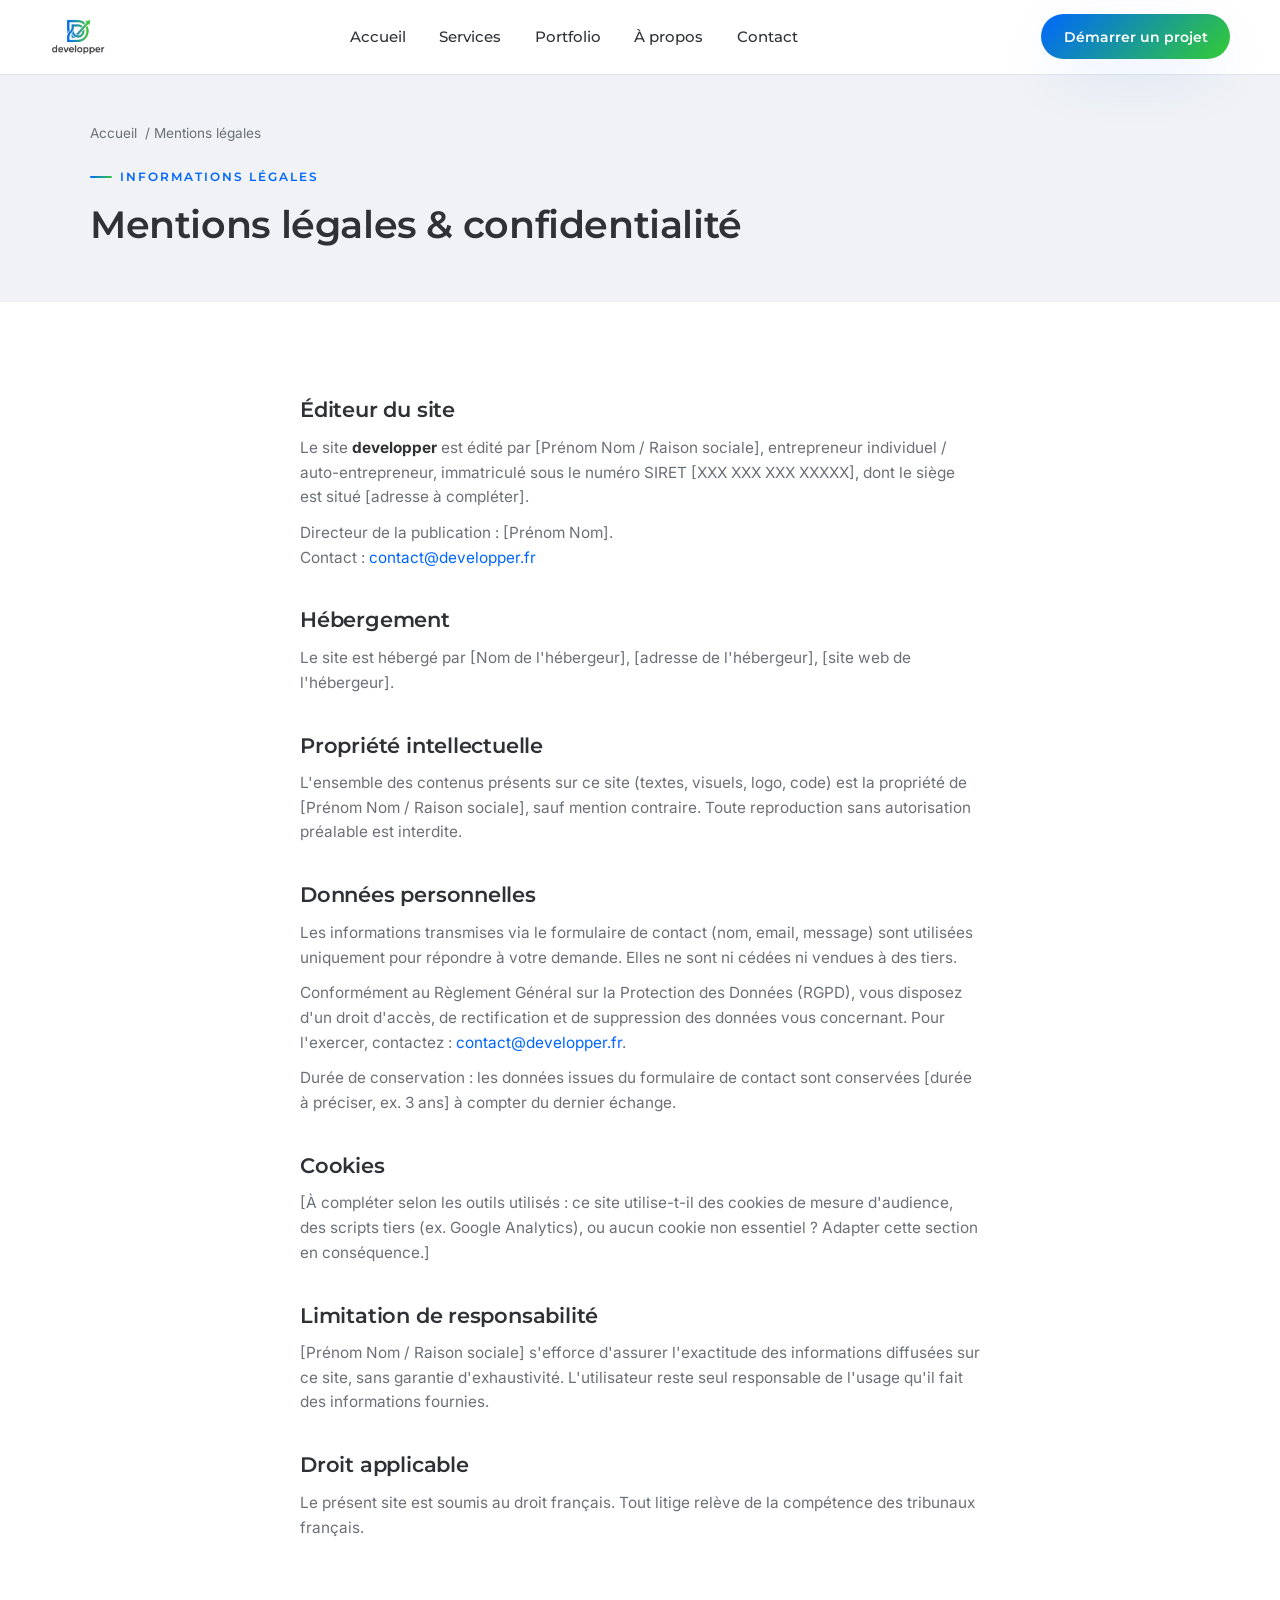
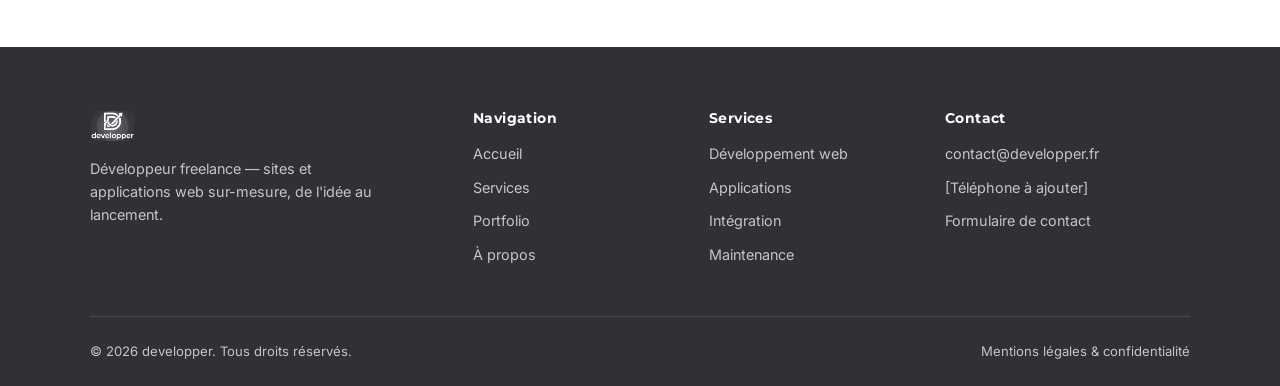
<file: mentions-legales.html>
<!DOCTYPE html>
<html lang="fr">
<head>
<meta charset="UTF-8">
<meta name="viewport" content="width=device-width, initial-scale=1.0">
<title>Mentions légales — developper</title>
<meta name="description" content="Mentions légales et politique de confidentialité du site developper.">
<link rel="icon" type="image/png" href="assets/favicon-32.png">
<link rel="apple-touch-icon" href="assets/favicon-512.png">
<link rel="preconnect" href="https://fonts.googleapis.com">
<link rel="preconnect" href="https://fonts.gstatic.com" crossorigin>
<link href="https://fonts.googleapis.com/css2?family=Montserrat:wght@500;600;700&family=Inter:wght@400;500;600&display=swap" rel="stylesheet">
<link rel="stylesheet" href="css/style.css">
<style>
  .legal-content { max-width: 760px; }
  .legal-content h2 { font-size: 1.3rem; margin-top: 2.4rem; margin-bottom: 0.9rem; }
  .legal-content h2:first-child { margin-top: 0; }
  .legal-content p, .legal-content li { color: var(--color-text-muted); font-size: 0.96rem; margin-bottom: 0.7rem; }
  .legal-content ul { padding-left: 1.2rem; list-style: disc; }
  .legal-content strong { color: var(--color-text-dark); }
</style>
</head>
<body>

<header class="site-header">
  <nav class="nav container">
    <a href="index.html" class="nav-logo" aria-label="developper — accueil">
      <img src="assets/logo-lockup.png" alt="developper — développeur web & solutions tech" style="height:38px;">
    </a>
    <div class="nav-links">
      <a href="index.html">Accueil</a>
      <a href="services.html">Services</a>
      <a href="portfolio.html">Portfolio</a>
      <a href="a-propos.html">À propos</a>
      <a href="contact.html">Contact</a>
    </div>
    <div class="nav-actions">
      <a href="contact.html" class="btn btn-primary nav-cta">Démarrer un projet</a>
      <button class="nav-toggle" aria-label="Ouvrir le menu" aria-expanded="false">
        <svg viewBox="0 0 24 24" fill="none" stroke="currentColor" stroke-width="2" stroke-linecap="round"><line x1="3" y1="6" x2="21" y2="6"/><line x1="3" y1="12" x2="21" y2="12"/><line x1="3" y1="18" x2="21" y2="18"/></svg>
      </button>
    </div>
  </nav>
  <div class="mobile-menu">
    <a href="index.html">Accueil</a>
    <a href="services.html">Services</a>
    <a href="portfolio.html">Portfolio</a>
    <a href="a-propos.html">À propos</a>
    <a href="contact.html">Contact</a>
    <a href="contact.html" class="btn btn-primary">Démarrer un projet</a>
  </div>
</header>

<main>

  <section class="page-hero">
    <div class="container">
      <div class="breadcrumb"><a href="index.html">Accueil</a> / Mentions légales</div>
      <span class="eyebrow">Informations légales</span>
      <h1 style="font-size:clamp(1.8rem,3.6vw,2.4rem);">Mentions légales & confidentialité</h1>
    </div>
  </section>

  <section class="section">
    <div class="container legal-content">

      <h2>Éditeur du site</h2>
      <p>Le site <strong>developper</strong> est édité par [Prénom Nom / Raison sociale], entrepreneur individuel / auto-entrepreneur, immatriculé sous le numéro SIRET [XXX XXX XXX XXXXX], dont le siège est situé [adresse à compléter].</p>
      <p>Directeur de la publication : [Prénom Nom].<br>Contact : <a href="mailto:contact@developper.fr" style="color:var(--color-primary);">contact@developper.fr</a></p>

      <h2>Hébergement</h2>
      <p>Le site est hébergé par [Nom de l'hébergeur], [adresse de l'hébergeur], [site web de l'hébergeur].</p>

      <h2>Propriété intellectuelle</h2>
      <p>L'ensemble des contenus présents sur ce site (textes, visuels, logo, code) est la propriété de [Prénom Nom / Raison sociale], sauf mention contraire. Toute reproduction sans autorisation préalable est interdite.</p>

      <h2>Données personnelles</h2>
      <p>Les informations transmises via le formulaire de contact (nom, email, message) sont utilisées uniquement pour répondre à votre demande. Elles ne sont ni cédées ni vendues à des tiers.</p>
      <p>Conformément au Règlement Général sur la Protection des Données (RGPD), vous disposez d'un droit d'accès, de rectification et de suppression des données vous concernant. Pour l'exercer, contactez : <a href="mailto:contact@developper.fr" style="color:var(--color-primary);">contact@developper.fr</a>.</p>
      <p>Durée de conservation : les données issues du formulaire de contact sont conservées [durée à préciser, ex. 3 ans] à compter du dernier échange.</p>

      <h2>Cookies</h2>
      <p>[À compléter selon les outils utilisés : ce site utilise-t-il des cookies de mesure d'audience, des scripts tiers (ex. Google Analytics), ou aucun cookie non essentiel ? Adapter cette section en conséquence.]</p>

      <h2>Limitation de responsabilité</h2>
      <p>[Prénom Nom / Raison sociale] s'efforce d'assurer l'exactitude des informations diffusées sur ce site, sans garantie d'exhaustivité. L'utilisateur reste seul responsable de l'usage qu'il fait des informations fournies.</p>

      <h2>Droit applicable</h2>
      <p>Le présent site est soumis au droit français. Tout litige relève de la compétence des tribunaux français.</p>

    </div>
  </section>

</main>

<footer class="site-footer">
  <div class="container">
    <div class="footer-grid">
      <div class="footer-col">
        <img src="assets/logo-lockup.png" alt="developper" class="footer-logo">
        <p style="font-size:0.9rem; max-width:32ch; margin-top:0.8rem;">Développeur freelance — sites et applications web sur-mesure, de l'idée au lancement.</p>
      </div>
      <div class="footer-col">
        <h4>Navigation</h4>
        <ul>
          <li><a href="index.html">Accueil</a></li>
          <li><a href="services.html">Services</a></li>
          <li><a href="portfolio.html">Portfolio</a></li>
          <li><a href="a-propos.html">À propos</a></li>
        </ul>
      </div>
      <div class="footer-col">
        <h4>Services</h4>
        <ul>
          <li><a href="services.html#developpement-web">Développement web</a></li>
          <li><a href="services.html#applications">Applications</a></li>
          <li><a href="services.html#integration">Intégration</a></li>
          <li><a href="services.html#maintenance">Maintenance</a></li>
        </ul>
      </div>
      <div class="footer-col">
        <h4>Contact</h4>
        <ul>
          <li><a href="mailto:contact@developper.fr">contact@developper.fr</a></li>
          <li><a href="tel:+33000000000">[Téléphone à ajouter]</a></li>
          <li><a href="contact.html">Formulaire de contact</a></li>
        </ul>
      </div>
    </div>
    <div class="footer-bottom">
      <span>© <span id="year"></span> developper. Tous droits réservés.</span>
      <span><a href="mentions-legales.html">Mentions légales & confidentialité</a></span>
    </div>
  </div>
</footer>

<script>document.getElementById('year').textContent = new Date().getFullYear();</script>
<script src="js/main.js"></script>
</body>
</html>
</file>
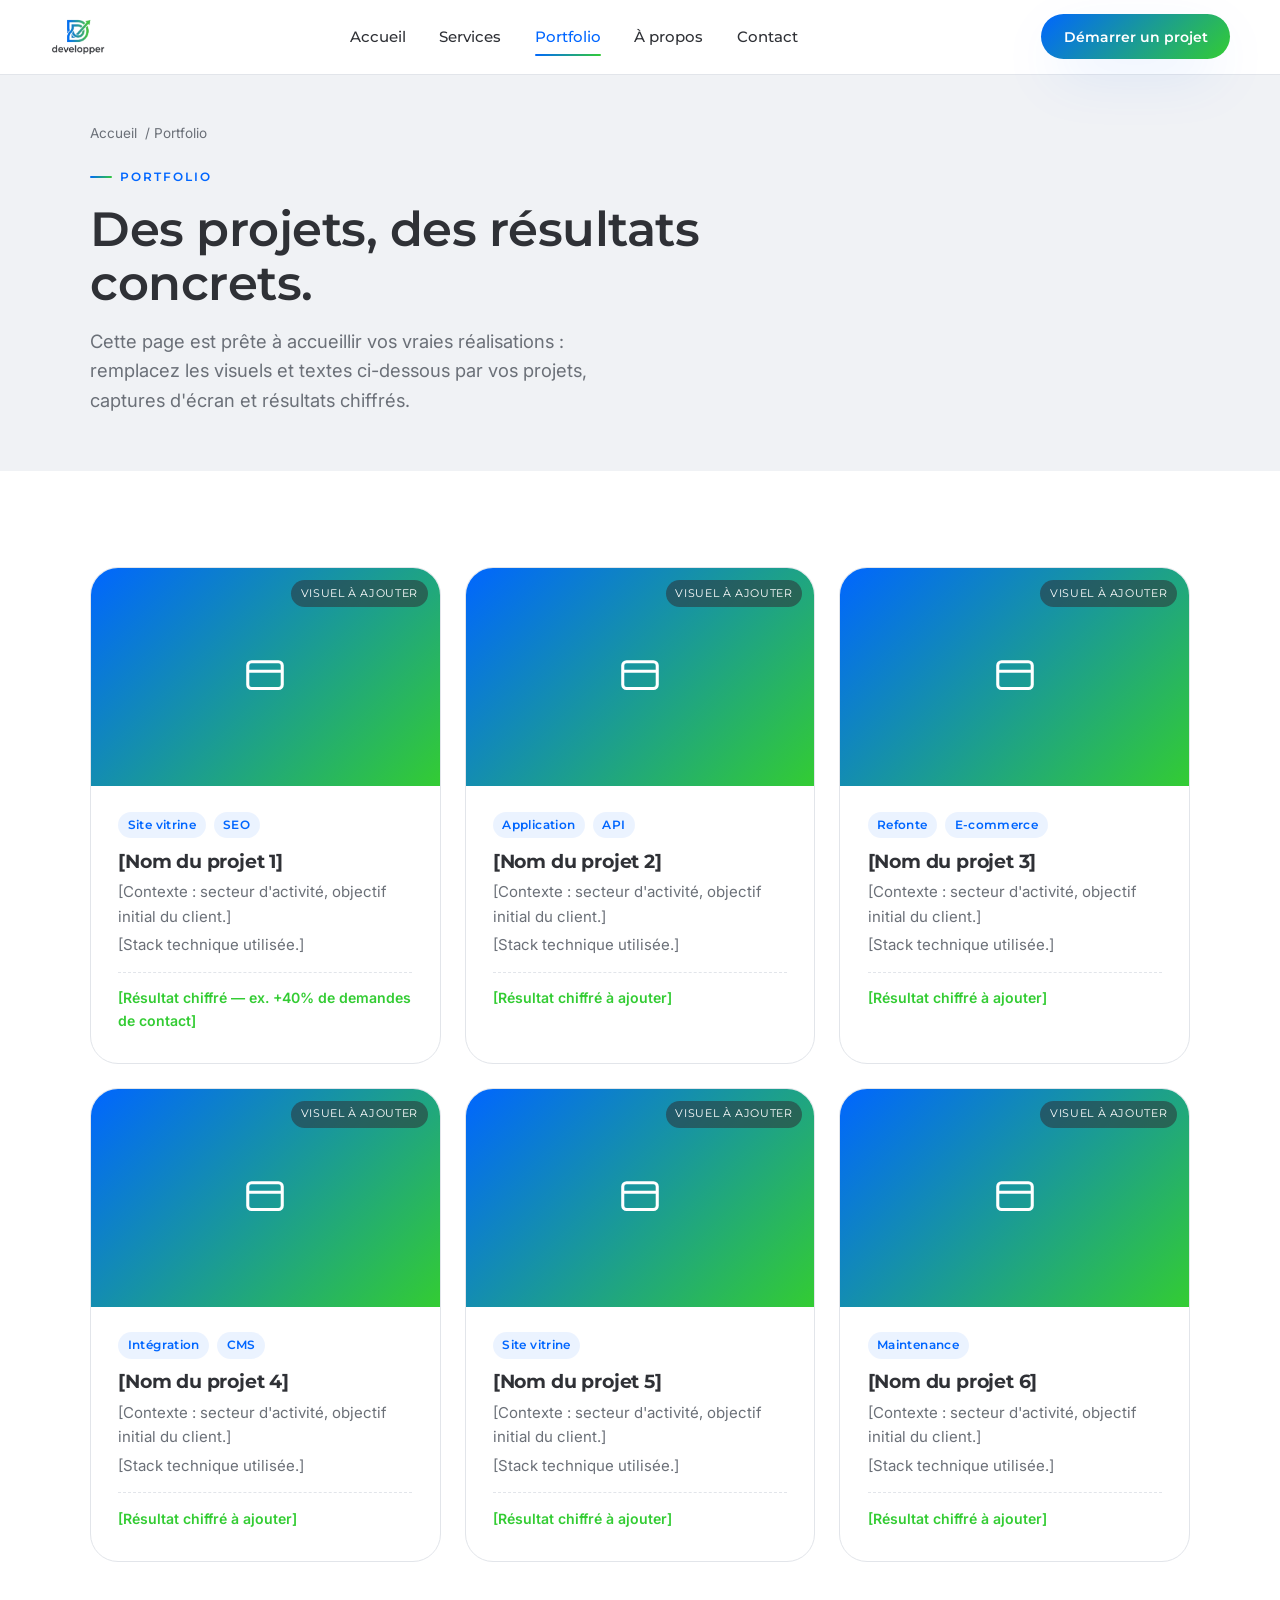
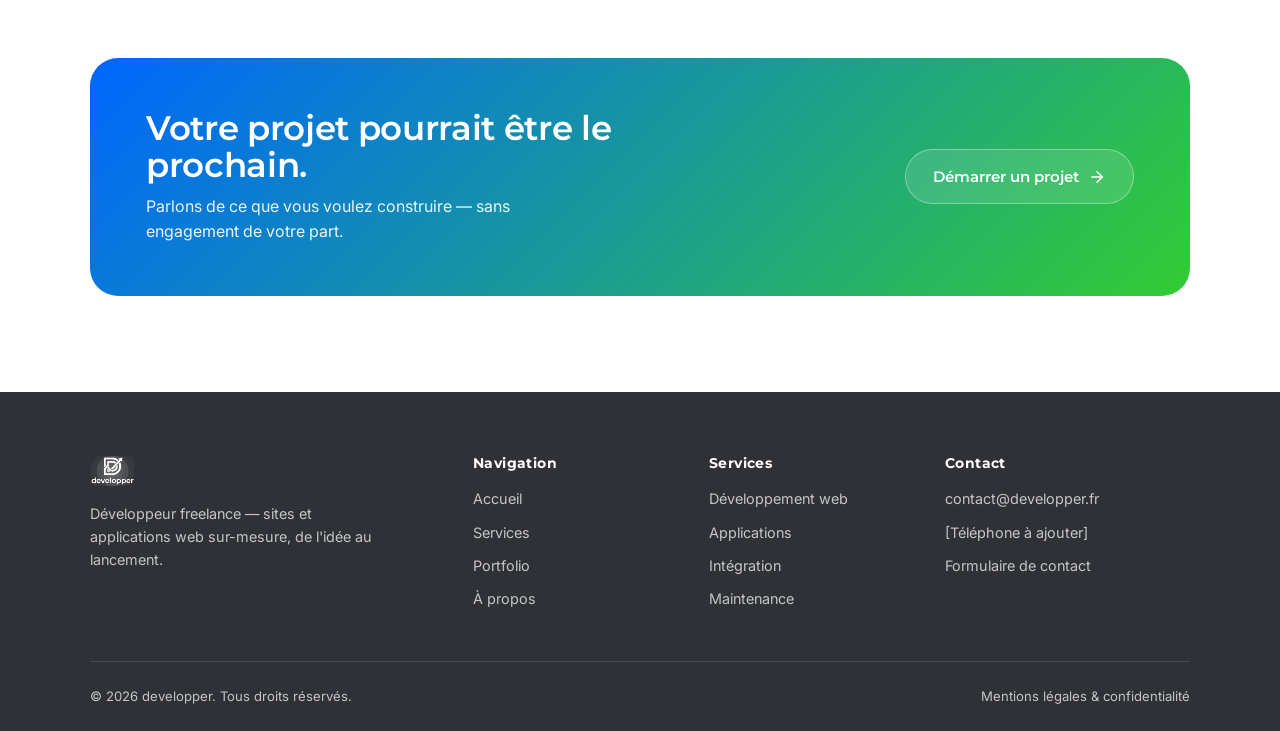
<file: portfolio.html>
<!DOCTYPE html>
<html lang="fr">
<head>
<meta charset="UTF-8">
<meta name="viewport" content="width=device-width, initial-scale=1.0">
<title>Portfolio — developper</title>
<meta name="description" content="Découvrez les projets récents réalisés par developper : sites vitrines, applications sur-mesure et refontes.">
<link rel="icon" type="image/png" href="assets/favicon-32.png">
<link rel="apple-touch-icon" href="assets/favicon-512.png">
<link rel="preconnect" href="https://fonts.googleapis.com">
<link rel="preconnect" href="https://fonts.gstatic.com" crossorigin>
<link href="https://fonts.googleapis.com/css2?family=Montserrat:wght@500;600;700&family=Inter:wght@400;500;600&display=swap" rel="stylesheet">
<link rel="stylesheet" href="css/style.css">
</head>
<body>

<header class="site-header">
  <nav class="nav container">
    <a href="index.html" class="nav-logo" aria-label="developper — accueil">
      <img src="assets/logo-lockup.png" alt="developper — développeur web & solutions tech" style="height:38px;">
    </a>
    <div class="nav-links">
      <a href="index.html">Accueil</a>
      <a href="services.html">Services</a>
      <a href="portfolio.html" class="active">Portfolio</a>
      <a href="a-propos.html">À propos</a>
      <a href="contact.html">Contact</a>
    </div>
    <div class="nav-actions">
      <a href="contact.html" class="btn btn-primary nav-cta">Démarrer un projet</a>
      <button class="nav-toggle" aria-label="Ouvrir le menu" aria-expanded="false">
        <svg viewBox="0 0 24 24" fill="none" stroke="currentColor" stroke-width="2" stroke-linecap="round"><line x1="3" y1="6" x2="21" y2="6"/><line x1="3" y1="12" x2="21" y2="12"/><line x1="3" y1="18" x2="21" y2="18"/></svg>
      </button>
    </div>
  </nav>
  <div class="mobile-menu">
    <a href="index.html">Accueil</a>
    <a href="services.html">Services</a>
    <a href="portfolio.html" class="active">Portfolio</a>
    <a href="a-propos.html">À propos</a>
    <a href="contact.html">Contact</a>
    <a href="contact.html" class="btn btn-primary">Démarrer un projet</a>
  </div>
</header>

<main>

  <section class="page-hero">
    <div class="container">
      <div class="breadcrumb"><a href="index.html">Accueil</a> / Portfolio</div>
      <span class="eyebrow">Portfolio</span>
      <h1>Des projets, des résultats concrets.</h1>
      <p class="lede" style="margin-top:1rem;">Cette page est prête à accueillir vos vraies réalisations : remplacez les visuels et textes ci-dessous par vos projets, captures d'écran et résultats chiffrés.</p>
    </div>
  </section>

  <section class="section">
    <div class="container">
      <div class="grid grid-3">

        <div class="project-card reveal">
          <div class="project-thumb">
            <span class="project-placeholder-tag">Visuel à ajouter</span>
            <svg viewBox="0 0 24 24" fill="none" stroke="#fff" stroke-width="1.6"><rect x="3" y="4" width="18" height="14" rx="2"/><path d="M3 9h18"/></svg>
          </div>
          <div class="project-body">
            <div class="project-tags"><span class="tag">Site vitrine</span><span class="tag">SEO</span></div>
            <h3>[Nom du projet 1]</h3>
            <p>[Contexte : secteur d'activité, objectif initial du client.]</p>
            <p>[Stack technique utilisée.]</p>
            <div class="project-result">[Résultat chiffré — ex. +40% de demandes de contact]</div>
          </div>
        </div>

        <div class="project-card reveal">
          <div class="project-thumb">
            <span class="project-placeholder-tag">Visuel à ajouter</span>
            <svg viewBox="0 0 24 24" fill="none" stroke="#fff" stroke-width="1.6"><rect x="3" y="4" width="18" height="14" rx="2"/><path d="M3 9h18"/></svg>
          </div>
          <div class="project-body">
            <div class="project-tags"><span class="tag">Application</span><span class="tag">API</span></div>
            <h3>[Nom du projet 2]</h3>
            <p>[Contexte : secteur d'activité, objectif initial du client.]</p>
            <p>[Stack technique utilisée.]</p>
            <div class="project-result">[Résultat chiffré à ajouter]</div>
          </div>
        </div>

        <div class="project-card reveal">
          <div class="project-thumb">
            <span class="project-placeholder-tag">Visuel à ajouter</span>
            <svg viewBox="0 0 24 24" fill="none" stroke="#fff" stroke-width="1.6"><rect x="3" y="4" width="18" height="14" rx="2"/><path d="M3 9h18"/></svg>
          </div>
          <div class="project-body">
            <div class="project-tags"><span class="tag">Refonte</span><span class="tag">E-commerce</span></div>
            <h3>[Nom du projet 3]</h3>
            <p>[Contexte : secteur d'activité, objectif initial du client.]</p>
            <p>[Stack technique utilisée.]</p>
            <div class="project-result">[Résultat chiffré à ajouter]</div>
          </div>
        </div>

        <div class="project-card reveal">
          <div class="project-thumb">
            <span class="project-placeholder-tag">Visuel à ajouter</span>
            <svg viewBox="0 0 24 24" fill="none" stroke="#fff" stroke-width="1.6"><rect x="3" y="4" width="18" height="14" rx="2"/><path d="M3 9h18"/></svg>
          </div>
          <div class="project-body">
            <div class="project-tags"><span class="tag">Intégration</span><span class="tag">CMS</span></div>
            <h3>[Nom du projet 4]</h3>
            <p>[Contexte : secteur d'activité, objectif initial du client.]</p>
            <p>[Stack technique utilisée.]</p>
            <div class="project-result">[Résultat chiffré à ajouter]</div>
          </div>
        </div>

        <div class="project-card reveal">
          <div class="project-thumb">
            <span class="project-placeholder-tag">Visuel à ajouter</span>
            <svg viewBox="0 0 24 24" fill="none" stroke="#fff" stroke-width="1.6"><rect x="3" y="4" width="18" height="14" rx="2"/><path d="M3 9h18"/></svg>
          </div>
          <div class="project-body">
            <div class="project-tags"><span class="tag">Site vitrine</span></div>
            <h3>[Nom du projet 5]</h3>
            <p>[Contexte : secteur d'activité, objectif initial du client.]</p>
            <p>[Stack technique utilisée.]</p>
            <div class="project-result">[Résultat chiffré à ajouter]</div>
          </div>
        </div>

        <div class="project-card reveal">
          <div class="project-thumb">
            <span class="project-placeholder-tag">Visuel à ajouter</span>
            <svg viewBox="0 0 24 24" fill="none" stroke="#fff" stroke-width="1.6"><rect x="3" y="4" width="18" height="14" rx="2"/><path d="M3 9h18"/></svg>
          </div>
          <div class="project-body">
            <div class="project-tags"><span class="tag">Maintenance</span></div>
            <h3>[Nom du projet 6]</h3>
            <p>[Contexte : secteur d'activité, objectif initial du client.]</p>
            <p>[Stack technique utilisée.]</p>
            <div class="project-result">[Résultat chiffré à ajouter]</div>
          </div>
        </div>

      </div>
    </div>
  </section>

  <section class="section" style="padding-top:0;">
    <div class="container">
      <div class="cta-band reveal">
        <div>
          <h2>Votre projet pourrait être le prochain.</h2>
          <p>Parlons de ce que vous voulez construire — sans engagement de votre part.</p>
        </div>
        <a href="contact.html" class="btn btn-ghost-white">
          Démarrer un projet
          <svg viewBox="0 0 24 24" fill="none" stroke="currentColor" stroke-width="2" stroke-linecap="round" stroke-linejoin="round"><line x1="5" y1="12" x2="19" y2="12"/><polyline points="12 5 19 12 12 19"/></svg>
        </a>
      </div>
    </div>
  </section>

</main>

<footer class="site-footer">
  <div class="container">
    <div class="footer-grid">
      <div class="footer-col">
        <img src="assets/logo-lockup.png" alt="developper" class="footer-logo">
        <p style="font-size:0.9rem; max-width:32ch; margin-top:0.8rem;">Développeur freelance — sites et applications web sur-mesure, de l'idée au lancement.</p>
      </div>
      <div class="footer-col">
        <h4>Navigation</h4>
        <ul>
          <li><a href="index.html">Accueil</a></li>
          <li><a href="services.html">Services</a></li>
          <li><a href="portfolio.html">Portfolio</a></li>
          <li><a href="a-propos.html">À propos</a></li>
        </ul>
      </div>
      <div class="footer-col">
        <h4>Services</h4>
        <ul>
          <li><a href="services.html#developpement-web">Développement web</a></li>
          <li><a href="services.html#applications">Applications</a></li>
          <li><a href="services.html#integration">Intégration</a></li>
          <li><a href="services.html#maintenance">Maintenance</a></li>
        </ul>
      </div>
      <div class="footer-col">
        <h4>Contact</h4>
        <ul>
          <li><a href="mailto:contact@developper.fr">contact@developper.fr</a></li>
          <li><a href="tel:+33000000000">[Téléphone à ajouter]</a></li>
          <li><a href="contact.html">Formulaire de contact</a></li>
        </ul>
      </div>
    </div>
    <div class="footer-bottom">
      <span>© <span id="year"></span> developper. Tous droits réservés.</span>
      <span><a href="mentions-legales.html">Mentions légales & confidentialité</a></span>
    </div>
  </div>
</footer>

<script>document.getElementById('year').textContent = new Date().getFullYear();</script>
<script src="js/main.js"></script>
</body>
</html>
</file>
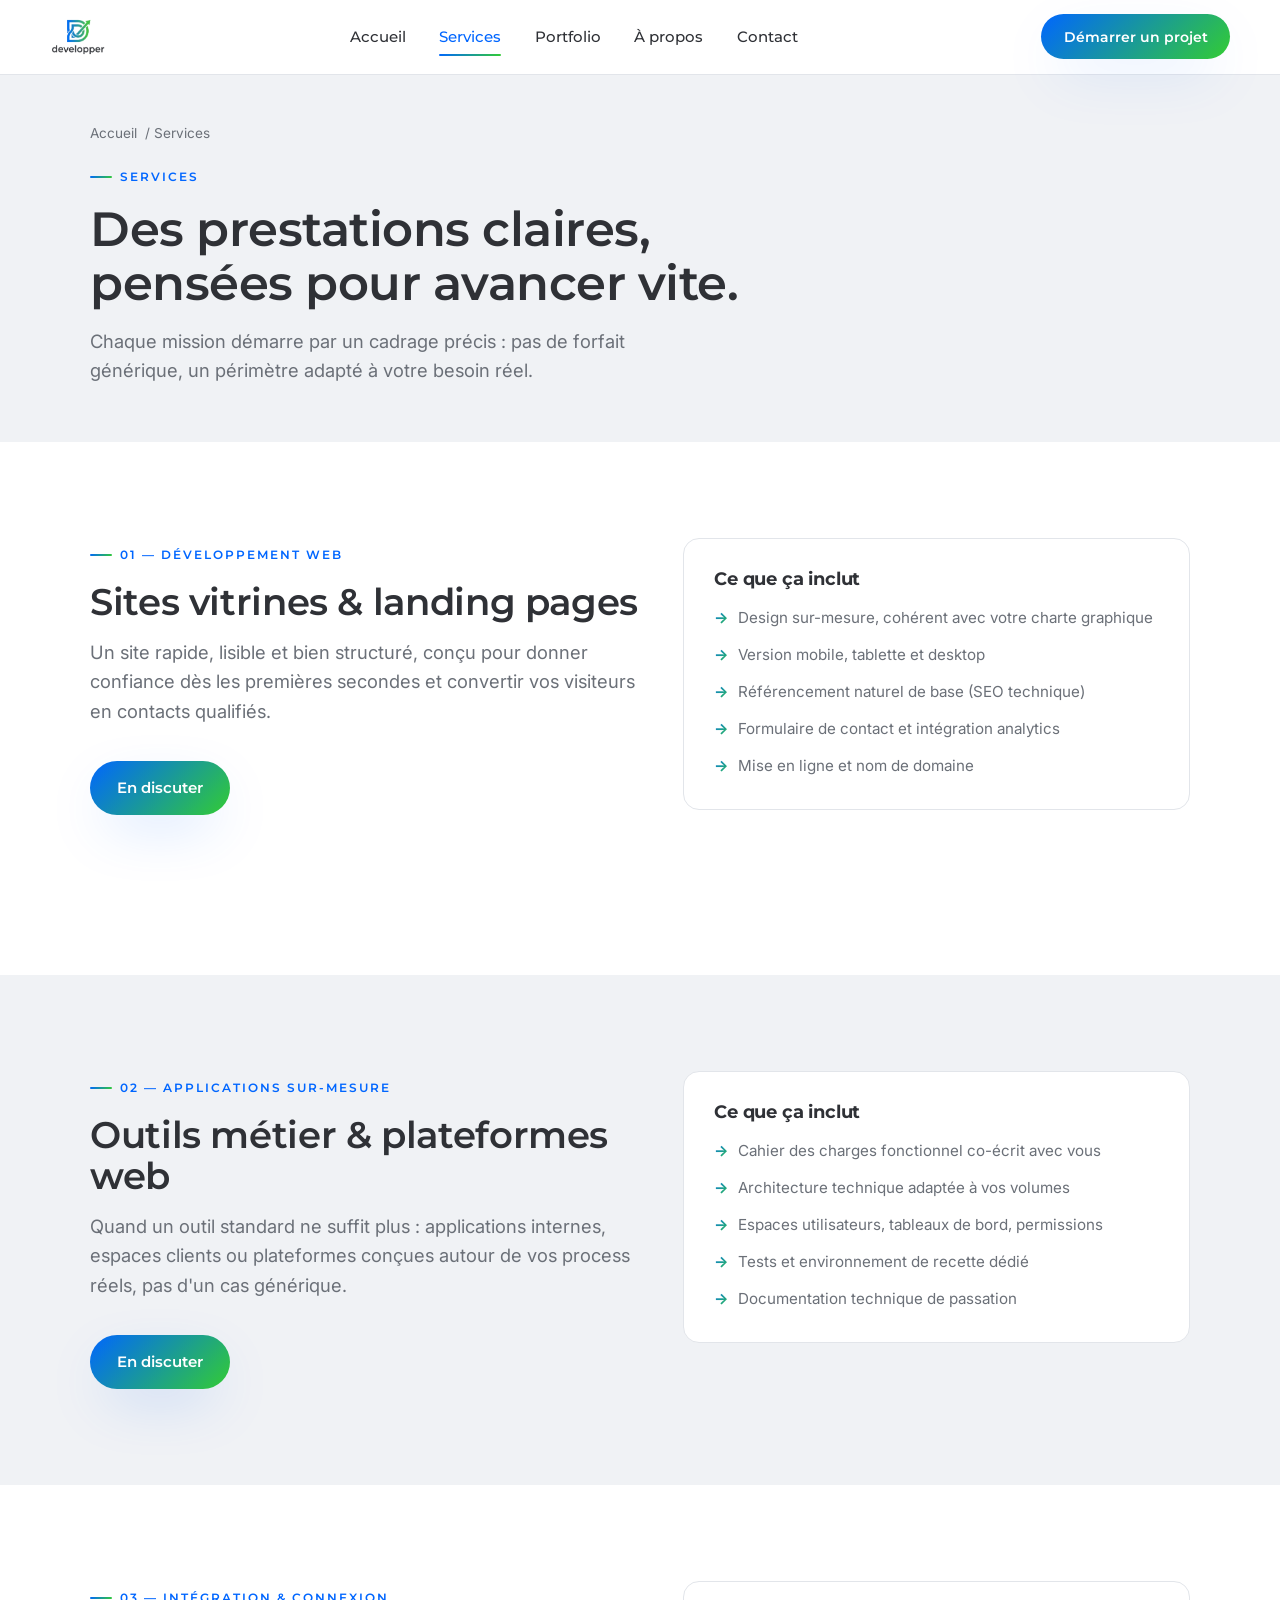
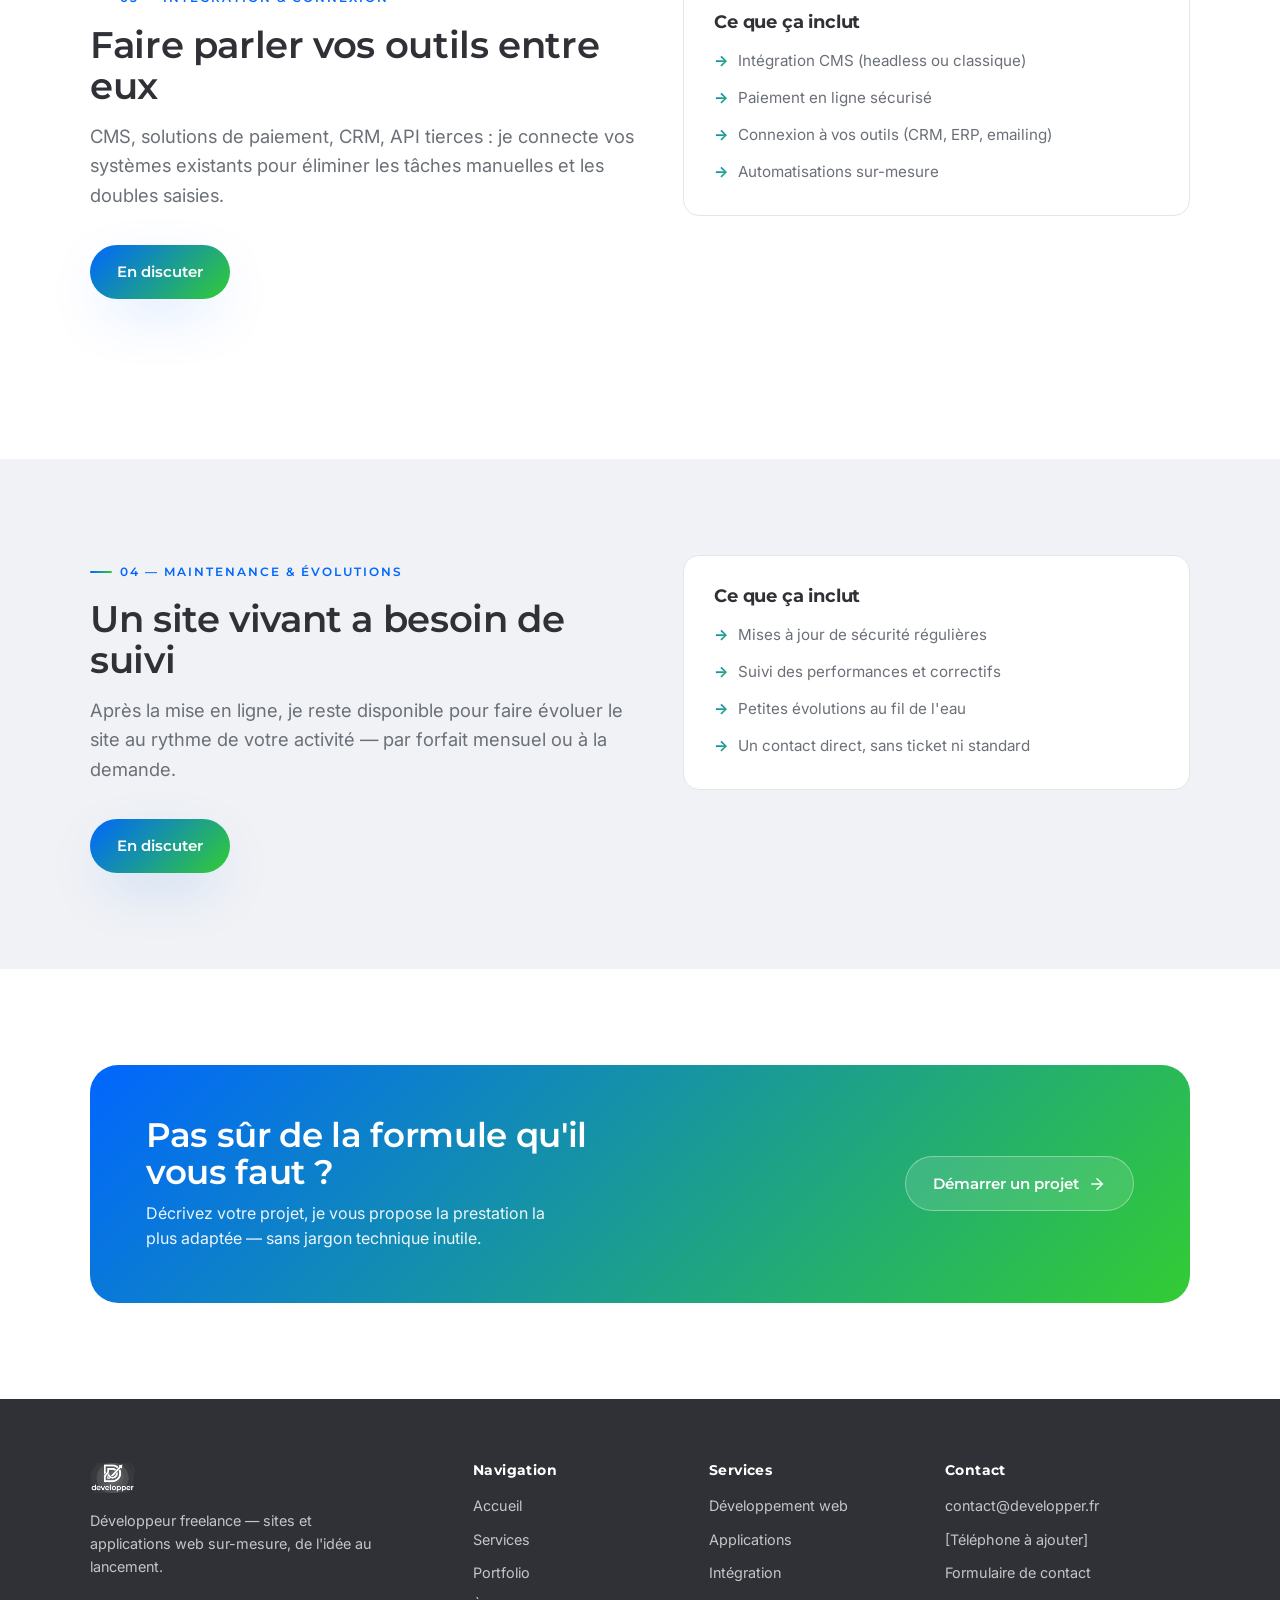
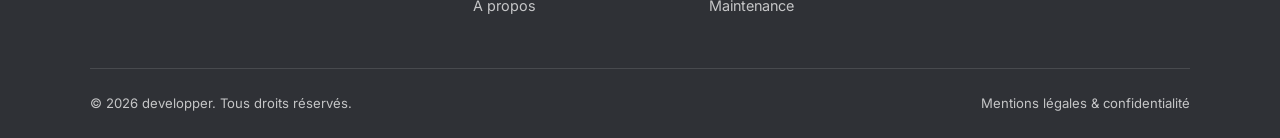
<file: services.html>
<!DOCTYPE html>
<html lang="fr">
<head>
<meta charset="UTF-8">
<meta name="viewport" content="width=device-width, initial-scale=1.0">
<title>Services — developper</title>
<meta name="description" content="Développement web, applications sur-mesure, intégrations et maintenance : découvrez les prestations proposées par developper.">
<link rel="icon" type="image/png" href="assets/favicon-32.png">
<link rel="apple-touch-icon" href="assets/favicon-512.png">
<link rel="preconnect" href="https://fonts.googleapis.com">
<link rel="preconnect" href="https://fonts.gstatic.com" crossorigin>
<link href="https://fonts.googleapis.com/css2?family=Montserrat:wght@500;600;700&family=Inter:wght@400;500;600&display=swap" rel="stylesheet">
<link rel="stylesheet" href="css/style.css">
</head>
<body>

<header class="site-header">
  <nav class="nav container">
    <a href="index.html" class="nav-logo" aria-label="developper — accueil">
      <img src="assets/logo-lockup.png" alt="developper — développeur web & solutions tech" style="height:38px;">
    </a>
    <div class="nav-links">
      <a href="index.html">Accueil</a>
      <a href="services.html" class="active">Services</a>
      <a href="portfolio.html">Portfolio</a>
      <a href="a-propos.html">À propos</a>
      <a href="contact.html">Contact</a>
    </div>
    <div class="nav-actions">
      <a href="contact.html" class="btn btn-primary nav-cta">Démarrer un projet</a>
      <button class="nav-toggle" aria-label="Ouvrir le menu" aria-expanded="false">
        <svg viewBox="0 0 24 24" fill="none" stroke="currentColor" stroke-width="2" stroke-linecap="round"><line x1="3" y1="6" x2="21" y2="6"/><line x1="3" y1="12" x2="21" y2="12"/><line x1="3" y1="18" x2="21" y2="18"/></svg>
      </button>
    </div>
  </nav>
  <div class="mobile-menu">
    <a href="index.html">Accueil</a>
    <a href="services.html" class="active">Services</a>
    <a href="portfolio.html">Portfolio</a>
    <a href="a-propos.html">À propos</a>
    <a href="contact.html">Contact</a>
    <a href="contact.html" class="btn btn-primary">Démarrer un projet</a>
  </div>
</header>

<main>

  <section class="page-hero">
    <div class="container">
      <div class="breadcrumb"><a href="index.html">Accueil</a> / Services</div>
      <span class="eyebrow">Services</span>
      <h1>Des prestations claires, pensées pour avancer vite.</h1>
      <p class="lede" style="margin-top:1rem;">Chaque mission démarre par un cadrage précis : pas de forfait générique, un périmètre adapté à votre besoin réel.</p>
    </div>
  </section>

  <!-- SERVICE 1 -->
  <section class="section" id="developpement-web">
    <div class="container">
      <div class="hero-grid" style="align-items:flex-start;">
        <div class="reveal">
          <span class="eyebrow">01 — Développement web</span>
          <h2 style="font-size:clamp(1.7rem,3vw,2.3rem); margin-top:1rem;">Sites vitrines & landing pages</h2>
          <p class="lede" style="margin-top:1rem; max-width:52ch;">Un site rapide, lisible et bien structuré, conçu pour donner confiance dès les premières secondes et convertir vos visiteurs en contacts qualifiés.</p>
          <div class="hero-cta-row">
            <a href="contact.html" class="btn btn-primary">En discuter</a>
          </div>
        </div>
        <div class="card reveal">
          <h3 style="margin-bottom:1rem;">Ce que ça inclut</h3>
          <ul style="display:flex; flex-direction:column; gap:0.8rem;">
            <li style="display:flex; gap:0.6rem; font-size:0.95rem; color:var(--color-text-muted);"><span class="text-gradient" style="font-weight:700;">→</span> Design sur-mesure, cohérent avec votre charte graphique</li>
            <li style="display:flex; gap:0.6rem; font-size:0.95rem; color:var(--color-text-muted);"><span class="text-gradient" style="font-weight:700;">→</span> Version mobile, tablette et desktop</li>
            <li style="display:flex; gap:0.6rem; font-size:0.95rem; color:var(--color-text-muted);"><span class="text-gradient" style="font-weight:700;">→</span> Référencement naturel de base (SEO technique)</li>
            <li style="display:flex; gap:0.6rem; font-size:0.95rem; color:var(--color-text-muted);"><span class="text-gradient" style="font-weight:700;">→</span> Formulaire de contact et intégration analytics</li>
            <li style="display:flex; gap:0.6rem; font-size:0.95rem; color:var(--color-text-muted);"><span class="text-gradient" style="font-weight:700;">→</span> Mise en ligne et nom de domaine</li>
          </ul>
        </div>
      </div>
    </div>
  </section>

  <div class="divider divider-white-to-light"></div>

  <!-- SERVICE 2 -->
  <section class="section section-light" id="applications">
    <div class="container">
      <div class="hero-grid" style="align-items:flex-start;">
        <div class="card reveal" style="order:2;">
          <h3 style="margin-bottom:1rem;">Ce que ça inclut</h3>
          <ul style="display:flex; flex-direction:column; gap:0.8rem;">
            <li style="display:flex; gap:0.6rem; font-size:0.95rem; color:var(--color-text-muted);"><span class="text-gradient" style="font-weight:700;">→</span> Cahier des charges fonctionnel co-écrit avec vous</li>
            <li style="display:flex; gap:0.6rem; font-size:0.95rem; color:var(--color-text-muted);"><span class="text-gradient" style="font-weight:700;">→</span> Architecture technique adaptée à vos volumes</li>
            <li style="display:flex; gap:0.6rem; font-size:0.95rem; color:var(--color-text-muted);"><span class="text-gradient" style="font-weight:700;">→</span> Espaces utilisateurs, tableaux de bord, permissions</li>
            <li style="display:flex; gap:0.6rem; font-size:0.95rem; color:var(--color-text-muted);"><span class="text-gradient" style="font-weight:700;">→</span> Tests et environnement de recette dédié</li>
            <li style="display:flex; gap:0.6rem; font-size:0.95rem; color:var(--color-text-muted);"><span class="text-gradient" style="font-weight:700;">→</span> Documentation technique de passation</li>
          </ul>
        </div>
        <div class="reveal" style="order:1;">
          <span class="eyebrow">02 — Applications sur-mesure</span>
          <h2 style="font-size:clamp(1.7rem,3vw,2.3rem); margin-top:1rem;">Outils métier & plateformes web</h2>
          <p class="lede" style="margin-top:1rem; max-width:52ch;">Quand un outil standard ne suffit plus : applications internes, espaces clients ou plateformes conçues autour de vos process réels, pas d'un cas générique.</p>
          <div class="hero-cta-row">
            <a href="contact.html" class="btn btn-primary">En discuter</a>
          </div>
        </div>
      </div>
    </div>
  </section>

  <!-- SERVICE 3 -->
  <section class="section" id="integration">
    <div class="container">
      <div class="hero-grid" style="align-items:flex-start;">
        <div class="reveal">
          <span class="eyebrow">03 — Intégration & connexion</span>
          <h2 style="font-size:clamp(1.7rem,3vw,2.3rem); margin-top:1rem;">Faire parler vos outils entre eux</h2>
          <p class="lede" style="margin-top:1rem; max-width:52ch;">CMS, solutions de paiement, CRM, API tierces : je connecte vos systèmes existants pour éliminer les tâches manuelles et les doubles saisies.</p>
          <div class="hero-cta-row">
            <a href="contact.html" class="btn btn-primary">En discuter</a>
          </div>
        </div>
        <div class="card reveal">
          <h3 style="margin-bottom:1rem;">Ce que ça inclut</h3>
          <ul style="display:flex; flex-direction:column; gap:0.8rem;">
            <li style="display:flex; gap:0.6rem; font-size:0.95rem; color:var(--color-text-muted);"><span class="text-gradient" style="font-weight:700;">→</span> Intégration CMS (headless ou classique)</li>
            <li style="display:flex; gap:0.6rem; font-size:0.95rem; color:var(--color-text-muted);"><span class="text-gradient" style="font-weight:700;">→</span> Paiement en ligne sécurisé</li>
            <li style="display:flex; gap:0.6rem; font-size:0.95rem; color:var(--color-text-muted);"><span class="text-gradient" style="font-weight:700;">→</span> Connexion à vos outils (CRM, ERP, emailing)</li>
            <li style="display:flex; gap:0.6rem; font-size:0.95rem; color:var(--color-text-muted);"><span class="text-gradient" style="font-weight:700;">→</span> Automatisations sur-mesure</li>
          </ul>
        </div>
      </div>
    </div>
  </section>

  <div class="divider divider-white-to-light"></div>

  <!-- SERVICE 4 -->
  <section class="section section-light" id="maintenance">
    <div class="container">
      <div class="hero-grid" style="align-items:flex-start;">
        <div class="card reveal" style="order:2;">
          <h3 style="margin-bottom:1rem;">Ce que ça inclut</h3>
          <ul style="display:flex; flex-direction:column; gap:0.8rem;">
            <li style="display:flex; gap:0.6rem; font-size:0.95rem; color:var(--color-text-muted);"><span class="text-gradient" style="font-weight:700;">→</span> Mises à jour de sécurité régulières</li>
            <li style="display:flex; gap:0.6rem; font-size:0.95rem; color:var(--color-text-muted);"><span class="text-gradient" style="font-weight:700;">→</span> Suivi des performances et correctifs</li>
            <li style="display:flex; gap:0.6rem; font-size:0.95rem; color:var(--color-text-muted);"><span class="text-gradient" style="font-weight:700;">→</span> Petites évolutions au fil de l'eau</li>
            <li style="display:flex; gap:0.6rem; font-size:0.95rem; color:var(--color-text-muted);"><span class="text-gradient" style="font-weight:700;">→</span> Un contact direct, sans ticket ni standard</li>
          </ul>
        </div>
        <div class="reveal" style="order:1;">
          <span class="eyebrow">04 — Maintenance & évolutions</span>
          <h2 style="font-size:clamp(1.7rem,3vw,2.3rem); margin-top:1rem;">Un site vivant a besoin de suivi</h2>
          <p class="lede" style="margin-top:1rem; max-width:52ch;">Après la mise en ligne, je reste disponible pour faire évoluer le site au rythme de votre activité — par forfait mensuel ou à la demande.</p>
          <div class="hero-cta-row">
            <a href="contact.html" class="btn btn-primary">En discuter</a>
          </div>
        </div>
      </div>
    </div>
  </section>

  <!-- CTA BAND -->
  <section class="section">
    <div class="container">
      <div class="cta-band reveal">
        <div>
          <h2>Pas sûr de la formule qu'il vous faut ?</h2>
          <p>Décrivez votre projet, je vous propose la prestation la plus adaptée — sans jargon technique inutile.</p>
        </div>
        <a href="contact.html" class="btn btn-ghost-white">
          Démarrer un projet
          <svg viewBox="0 0 24 24" fill="none" stroke="currentColor" stroke-width="2" stroke-linecap="round" stroke-linejoin="round"><line x1="5" y1="12" x2="19" y2="12"/><polyline points="12 5 19 12 12 19"/></svg>
        </a>
      </div>
    </div>
  </section>

</main>

<footer class="site-footer">
  <div class="container">
    <div class="footer-grid">
      <div class="footer-col">
        <img src="assets/logo-lockup.png" alt="developper" class="footer-logo">
        <p style="font-size:0.9rem; max-width:32ch; margin-top:0.8rem;">Développeur freelance — sites et applications web sur-mesure, de l'idée au lancement.</p>
      </div>
      <div class="footer-col">
        <h4>Navigation</h4>
        <ul>
          <li><a href="index.html">Accueil</a></li>
          <li><a href="services.html">Services</a></li>
          <li><a href="portfolio.html">Portfolio</a></li>
          <li><a href="a-propos.html">À propos</a></li>
        </ul>
      </div>
      <div class="footer-col">
        <h4>Services</h4>
        <ul>
          <li><a href="services.html#developpement-web">Développement web</a></li>
          <li><a href="services.html#applications">Applications</a></li>
          <li><a href="services.html#integration">Intégration</a></li>
          <li><a href="services.html#maintenance">Maintenance</a></li>
        </ul>
      </div>
      <div class="footer-col">
        <h4>Contact</h4>
        <ul>
          <li><a href="mailto:contact@developper.fr">contact@developper.fr</a></li>
          <li><a href="tel:+33000000000">[Téléphone à ajouter]</a></li>
          <li><a href="contact.html">Formulaire de contact</a></li>
        </ul>
      </div>
    </div>
    <div class="footer-bottom">
      <span>© <span id="year"></span> developper. Tous droits réservés.</span>
      <span><a href="mentions-legales.html">Mentions légales & confidentialité</a></span>
    </div>
  </div>
</footer>

<script>document.getElementById('year').textContent = new Date().getFullYear();</script>
<script src="js/main.js"></script>
</body>
</html>
</file>
<file: css/style.css>
/* ==========================================================================
   developper — Feuille de style principale
   Charte graphique officielle "Développeur Branding v1"
   ========================================================================== */

:root {
  /* Couleurs de marque (charte officielle) */
  --color-primary: #0066FF;
  --color-secondary: #33CC33;
  --color-text-dark: #2F3136;
  --color-bg-light: #F0F2F5;
  --color-white: #FFFFFF;

  --gradient-flow: linear-gradient(135deg, var(--color-primary) 0%, var(--color-secondary) 100%);
  --gradient-dark: linear-gradient(135deg, #2F3136 0%, #2FF2FF 100%);

  /* Nuances dérivées (pour hover, fonds subtils, bordures) — usage limité */
  --color-primary-dim: #0052CC;
  --color-border: #E2E5EA;
  --color-text-muted: #6B7078;

  /* Typographie */
  --font-heading: "Montserrat", sans-serif;
  --font-body: "Inter", sans-serif;

  /* Échelle d'espacement */
  --space-xs: 0.5rem;
  --space-sm: 1rem;
  --space-md: 1.5rem;
  --space-lg: 2.5rem;
  --space-xl: 4rem;
  --space-2xl: 6rem;
  --space-3xl: 9rem;

  /* Rayon & ombres */
  --radius-sm: 10px;
  --radius-md: 16px;
  --radius-lg: 28px;
  --shadow-soft: 0 12px 40px -12px rgba(47, 49, 54, 0.16);
  --shadow-lift: 0 20px 60px -16px rgba(0, 102, 255, 0.28);

  --container-w: 1180px;
  --angle-shift: 135deg; /* angle signature, repris du dégradé du logo */
}

/* -------------------------------------------------------------------- */
/* Reset & base                                                         */
/* -------------------------------------------------------------------- */

*, *::before, *::after { box-sizing: border-box; }

html {
  scroll-behavior: smooth;
  -webkit-font-smoothing: antialiased;
}

body {
  margin: 0;
  font-family: var(--font-body);
  color: var(--color-text-dark);
  background: var(--color-white);
  line-height: 1.6;
  font-size: 16px;
  overflow-x: hidden;
}

img { max-width: 100%; display: block; }
a { color: inherit; text-decoration: none; }
ul { margin: 0; padding: 0; list-style: none; }
button { font-family: inherit; cursor: pointer; }

h1, h2, h3, h4 {
  font-family: var(--font-heading);
  font-weight: 700;
  line-height: 1.12;
  margin: 0;
  letter-spacing: -0.01em;
}

h1 { font-weight: 600; }
h2 { font-weight: 600; }

p { margin: 0; }

.container {
  width: 100%;
  max-width: var(--container-w);
  margin: 0 auto;
  padding: 0 1.5rem;
}

@media (min-width: 768px) {
  .container { padding: 0 2.5rem; }
}

section { position: relative; }

/* -------------------------------------------------------------------- */
/* Typographie utilitaire                                               */
/* -------------------------------------------------------------------- */

.eyebrow {
  font-family: var(--font-heading);
  font-weight: 600;
  font-size: 0.78rem;
  letter-spacing: 0.16em;
  text-transform: uppercase;
  color: var(--color-primary);
  display: inline-flex;
  align-items: center;
  gap: 0.5rem;
}

.eyebrow::before {
  content: "";
  width: 22px;
  height: 2px;
  background: var(--gradient-flow);
  border-radius: 2px;
}

.text-gradient {
  background: var(--gradient-flow);
  -webkit-background-clip: text;
  background-clip: text;
  color: transparent;
}

.lede {
  font-size: 1.15rem;
  color: var(--color-text-muted);
  max-width: 46ch;
}

/* -------------------------------------------------------------------- */
/* Boutons                                                              */
/* -------------------------------------------------------------------- */

.btn {
  display: inline-flex;
  align-items: center;
  justify-content: center;
  gap: 0.55rem;
  font-family: var(--font-heading);
  font-weight: 600;
  font-size: 0.95rem;
  padding: 0.9rem 1.7rem;
  border-radius: 999px;
  border: none;
  transition: transform 0.25s ease, box-shadow 0.25s ease, opacity 0.25s ease;
  white-space: nowrap;
}

.btn-primary {
  background: var(--gradient-flow);
  color: var(--color-white);
  box-shadow: var(--shadow-lift);
}

.btn-primary:hover { transform: translateY(-2px); box-shadow: 0 24px 50px -14px rgba(0,102,255,0.38); }

.btn-outline {
  background: transparent;
  color: var(--color-text-dark);
  border: 1.5px solid var(--color-border);
}

.btn-outline:hover { border-color: var(--color-primary); color: var(--color-primary); transform: translateY(-2px); }

.btn-ghost-white {
  background: rgba(255,255,255,0.12);
  color: var(--color-white);
  border: 1.5px solid rgba(255,255,255,0.35);
}
.btn-ghost-white:hover { background: rgba(255,255,255,0.2); transform: translateY(-2px); }

.btn svg { width: 18px; height: 18px; flex-shrink: 0; }

/* -------------------------------------------------------------------- */
/* Header / Navigation                                                  */
/* -------------------------------------------------------------------- */

.site-header {
  position: sticky;
  top: 0;
  z-index: 100;
  background: rgba(255, 255, 255, 0.86);
  backdrop-filter: blur(14px);
  border-bottom: 1px solid var(--color-border);
}

.nav {
  display: flex;
  align-items: center;
  justify-content: space-between;
  padding: 0.9rem 0;
}

.nav-logo { display: flex; align-items: center; gap: 0.6rem; }
.nav-logo img { height: 34px; width: auto; }

.nav-links {
  display: none;
  align-items: center;
  gap: 2.1rem;
}

.nav-links a {
  font-family: var(--font-heading);
  font-weight: 500;
  font-size: 0.94rem;
  color: var(--color-text-dark);
  position: relative;
  padding: 0.3rem 0;
}

.nav-links a::after {
  content: "";
  position: absolute;
  left: 0; bottom: -2px;
  width: 0; height: 2px;
  background: var(--gradient-flow);
  transition: width 0.25s ease;
  border-radius: 2px;
}

.nav-links a:hover::after,
.nav-links a.active::after { width: 100%; }

.nav-links a.active { color: var(--color-primary); }

.nav-actions { display: flex; align-items: center; gap: 1rem; }
.nav-actions .btn-primary { padding: 0.7rem 1.4rem; font-size: 0.88rem; }
.nav-cta { display: none; }
@media (min-width: 960px) { .nav-cta { display: inline-flex; } }

.nav-toggle {
  display: inline-flex;
  background: none;
  border: none;
  padding: 0.4rem;
}
.nav-toggle svg { width: 26px; height: 26px; color: var(--color-text-dark); }

.mobile-menu {
  display: none;
  flex-direction: column;
  gap: 0.2rem;
  padding: 0.5rem 1.5rem 1.5rem;
  border-top: 1px solid var(--color-border);
  background: var(--color-white);
}
.mobile-menu.open { display: flex; }
.mobile-menu a {
  font-family: var(--font-heading);
  font-weight: 500;
  padding: 0.85rem 0;
  border-bottom: 1px solid var(--color-border);
  color: var(--color-text-dark);
}
.mobile-menu a.active { color: var(--color-primary); }
.mobile-menu .btn { margin-top: 1rem; width: 100%; }

@media (min-width: 960px) {
  .nav-links { display: flex; }
  .nav-toggle { display: none; }
  .mobile-menu { display: none !important; }
}

/* -------------------------------------------------------------------- */
/* Diviseurs diagonaux — motif signature (angle repris du dégradé)      */
/* -------------------------------------------------------------------- */

.divider {
  height: 64px;
  width: 100%;
  display: block;
}
.divider-light-to-white { background: var(--color-bg-light); clip-path: polygon(0 100%, 100% 0, 100% 100%); }
.divider-white-to-light { background: var(--color-white); clip-path: polygon(0 0, 100% 100%, 0 100%); }

@media (max-width: 640px) {
  .divider { height: 34px; }
}

/* -------------------------------------------------------------------- */
/* Hero — trajectoire signature                                         */
/* -------------------------------------------------------------------- */

.hero {
  padding: 3.5rem 0 5rem;
  background: var(--color-white);
  overflow: hidden;
}

.hero-grid {
  display: grid;
  gap: 3rem;
  align-items: center;
}

@media (min-width: 960px) {
  .hero-grid { grid-template-columns: 1.05fr 0.95fr; gap: 2rem; }
}

.hero-headline {
  font-size: clamp(2.4rem, 5.2vw, 4rem);
  margin: 1.1rem 0 1.4rem;
}

.hero-cta-row {
  display: flex;
  flex-wrap: wrap;
  gap: 1rem;
  margin-top: 2.2rem;
}

.hero-meta {
  display: flex;
  gap: 2.2rem;
  margin-top: 2.8rem;
  flex-wrap: wrap;
}
.hero-meta-item strong {
  display: block;
  font-family: var(--font-heading);
  font-size: 1.5rem;
  color: var(--color-text-dark);
}
.hero-meta-item span {
  font-size: 0.85rem;
  color: var(--color-text-muted);
}

.hero-visual {
  position: relative;
  min-height: 380px;
}

.path-svg { width: 100%; height: auto; overflow: visible; }
.path-line {
  fill: none;
  stroke: url(#pathGradient);
  stroke-width: 3;
  stroke-linecap: round;
  stroke-dasharray: 900;
  stroke-dashoffset: 900;
  animation: draw-path 2.1s cubic-bezier(.65,.05,.36,1) 0.3s forwards;
}
.path-node {
  opacity: 0;
  animation: fade-in-node 0.5s ease forwards;
}
.path-node--1 { animation-delay: 0.4s; }
.path-node--2 { animation-delay: 1.1s; }
.path-node--3 { animation-delay: 1.9s; }

@keyframes draw-path { to { stroke-dashoffset: 0; } }
@keyframes fade-in-node { to { opacity: 1; } }

.hero-card {
  position: absolute;
  background: var(--color-white);
  border: 1px solid var(--color-border);
  border-radius: var(--radius-md);
  box-shadow: var(--shadow-soft);
  padding: 1rem 1.2rem;
}

@media (prefers-reduced-motion: reduce) {
  .path-line { animation: none; stroke-dashoffset: 0; }
  .path-node { animation: none; opacity: 1; }
  * { scroll-behavior: auto !important; }
}

/* -------------------------------------------------------------------- */
/* Sections génériques                                                  */
/* -------------------------------------------------------------------- */

.section { padding: var(--space-2xl) 0; }
.section-light { background: var(--color-bg-light); }
.section-dark {
  background: var(--gradient-dark);
  color: var(--color-white);
}
.section-dark .eyebrow { color: #7FF5F0; }
.section-dark .eyebrow::before { background: linear-gradient(90deg, #7FF5F0, var(--color-secondary)); }

.section-head {
  max-width: 640px;
  margin-bottom: var(--space-xl);
}
.section-head h2 { font-size: clamp(1.9rem, 3.4vw, 2.6rem); margin-top: 0.9rem; }
.section-head.centered { margin-left: auto; margin-right: auto; text-align: center; }

/* -------------------------------------------------------------------- */
/* Cartes — services                                                    */
/* -------------------------------------------------------------------- */

.grid {
  display: grid;
  gap: 1.5rem;
}
.grid-2 { grid-template-columns: 1fr; }
.grid-3 { grid-template-columns: 1fr; }
.grid-4 { grid-template-columns: 1fr; }

@media (min-width: 700px) {
  .grid-2 { grid-template-columns: 1fr 1fr; }
  .grid-4 { grid-template-columns: 1fr 1fr; }
}
@media (min-width: 960px) {
  .grid-3 { grid-template-columns: repeat(3, 1fr); }
  .grid-4 { grid-template-columns: repeat(4, 1fr); }
}

.card {
  background: var(--color-white);
  border: 1px solid var(--color-border);
  border-radius: var(--radius-md);
  padding: 1.9rem;
  transition: transform 0.3s ease, box-shadow 0.3s ease, border-color 0.3s ease;
}
.card:hover {
  transform: translateY(-4px);
  box-shadow: var(--shadow-soft);
  border-color: transparent;
}

.card-icon {
  width: 48px;
  height: 48px;
  border-radius: 14px;
  background: var(--gradient-flow);
  display: flex;
  align-items: center;
  justify-content: center;
  margin-bottom: 1.2rem;
}
.card-icon svg { width: 24px; height: 24px; color: var(--color-white); }

.card h3 {
  font-size: 1.15rem;
  margin-bottom: 0.6rem;
}
.card p { color: var(--color-text-muted); font-size: 0.96rem; }

.card-link {
  margin-top: 1.1rem;
  display: inline-flex;
  align-items: center;
  gap: 0.4rem;
  font-family: var(--font-heading);
  font-weight: 600;
  font-size: 0.88rem;
  color: var(--color-primary);
}
.card-link svg { width: 16px; height: 16px; transition: transform 0.2s ease; }
.card-link:hover svg { transform: translateX(3px); }

/* -------------------------------------------------------------------- */
/* Étapes numérotées (process réel → numérotation justifiée)            */
/* -------------------------------------------------------------------- */

.steps {
  display: grid;
  gap: 0;
  counter-reset: step;
}
@media (min-width: 860px) {
  .steps { grid-template-columns: repeat(4, 1fr); }
}

.step {
  position: relative;
  padding: 1.6rem 1.4rem 1.6rem 0;
  border-top: 2px solid var(--color-border);
}
.step::before {
  counter-increment: step;
  content: counter(step, decimal-leading-zero);
  font-family: var(--font-heading);
  font-weight: 700;
  font-size: 0.85rem;
  color: var(--color-primary);
  display: block;
  margin: -0.85rem 0 1rem;
  background: var(--color-white);
  width: fit-content;
  padding-right: 0.6rem;
}
.section-light .step::before { background: var(--color-bg-light); }
.step h3 { font-size: 1.05rem; margin-bottom: 0.5rem; }
.step p { color: var(--color-text-muted); font-size: 0.92rem; }

/* -------------------------------------------------------------------- */
/* Portfolio                                                            */
/* -------------------------------------------------------------------- */

.project-card {
  border-radius: var(--radius-lg);
  overflow: hidden;
  border: 1px solid var(--color-border);
  background: var(--color-white);
  transition: transform 0.3s ease, box-shadow 0.3s ease;
}
.project-card:hover { transform: translateY(-5px); box-shadow: var(--shadow-soft); }

.project-thumb {
  aspect-ratio: 16/10;
  background: var(--gradient-flow);
  position: relative;
  display: flex;
  align-items: center;
  justify-content: center;
}
.project-thumb svg { width: 46px; height: 46px; color: rgba(255,255,255,0.85); }

.project-placeholder-tag {
  position: absolute;
  top: 12px; right: 12px;
  background: rgba(47,49,54,0.55);
  color: #fff;
  font-size: 0.68rem;
  font-family: var(--font-heading);
  letter-spacing: 0.06em;
  text-transform: uppercase;
  padding: 0.3rem 0.6rem;
  border-radius: 999px;
}

.project-body { padding: 1.6rem 1.7rem 1.9rem; }
.project-tags { display: flex; gap: 0.5rem; flex-wrap: wrap; margin-bottom: 0.8rem; }
.tag {
  font-size: 0.72rem;
  font-family: var(--font-heading);
  font-weight: 600;
  letter-spacing: 0.03em;
  color: var(--color-primary);
  background: rgba(0,102,255,0.08);
  padding: 0.25rem 0.6rem;
  border-radius: 999px;
}
.project-body h3 { font-size: 1.2rem; margin-bottom: 0.5rem; }
.project-body p { color: var(--color-text-muted); font-size: 0.94rem; margin-bottom: 0.3rem; }
.project-result {
  margin-top: 0.9rem;
  padding-top: 0.9rem;
  border-top: 1px dashed var(--color-border);
  font-size: 0.88rem;
  font-weight: 600;
  color: var(--color-secondary);
}

/* -------------------------------------------------------------------- */
/* Témoignages                                                          */
/* -------------------------------------------------------------------- */

.testimonial-card {
  background: var(--color-white);
  border: 1px solid var(--color-border);
  border-radius: var(--radius-md);
  padding: 1.9rem;
  position: relative;
}
.testimonial-quote {
  font-family: var(--font-heading);
  font-size: 1.02rem;
  line-height: 1.5;
  color: var(--color-text-dark);
  margin-bottom: 1.3rem;
}
.testimonial-person { display: flex; align-items: center; gap: 0.8rem; }
.testimonial-avatar {
  width: 42px; height: 42px;
  border-radius: 50%;
  background: var(--gradient-flow);
  flex-shrink: 0;
}
.testimonial-person strong { display: block; font-size: 0.92rem; }
.testimonial-person span { font-size: 0.82rem; color: var(--color-text-muted); }

.placeholder-badge {
  position: absolute;
  top: 1rem; right: 1rem;
  font-size: 0.65rem;
  font-family: var(--font-heading);
  font-weight: 700;
  letter-spacing: 0.05em;
  text-transform: uppercase;
  color: #B4770F;
  background: #FFF3DD;
  padding: 0.25rem 0.55rem;
  border-radius: 999px;
}

/* -------------------------------------------------------------------- */
/* CTA bandeau                                                          */
/* -------------------------------------------------------------------- */

.cta-band {
  background: var(--gradient-flow);
  border-radius: var(--radius-lg);
  padding: 3rem 2.2rem;
  color: var(--color-white);
  display: flex;
  flex-direction: column;
  gap: 1.6rem;
  align-items: flex-start;
}
@media (min-width: 800px) {
  .cta-band { flex-direction: row; align-items: center; justify-content: space-between; padding: 3.2rem 3.5rem; }
}
.cta-band h2 { font-size: clamp(1.6rem, 3vw, 2.1rem); max-width: 480px; }
.cta-band p { opacity: 0.92; margin-top: 0.6rem; max-width: 420px; }

/* -------------------------------------------------------------------- */
/* Formulaire (page contact)                                            */
/* -------------------------------------------------------------------- */

.form-grid { display: grid; gap: 1.3rem; }
@media (min-width: 700px) { .form-grid.two-col { grid-template-columns: 1fr 1fr; } }

.field { display: flex; flex-direction: column; gap: 0.5rem; }
.field label {
  font-family: var(--font-heading);
  font-weight: 600;
  font-size: 0.85rem;
}
.field input, .field select, .field textarea {
  font-family: var(--font-body);
  font-size: 0.96rem;
  padding: 0.85rem 1rem;
  border-radius: var(--radius-sm);
  border: 1.5px solid var(--color-border);
  background: var(--color-white);
  color: var(--color-text-dark);
  transition: border-color 0.2s ease, box-shadow 0.2s ease;
}
.field input:focus, .field select:focus, .field textarea:focus {
  outline: none;
  border-color: var(--color-primary);
  box-shadow: 0 0 0 4px rgba(0,102,255,0.12);
}
.field textarea { resize: vertical; min-height: 130px; }
.field-full { grid-column: 1 / -1; }

.form-note {
  font-size: 0.82rem;
  color: var(--color-text-muted);
  margin-top: 0.4rem;
}

.form-success {
  display: none;
  align-items: center;
  gap: 0.7rem;
  background: rgba(51,204,51,0.1);
  border: 1px solid rgba(51,204,51,0.35);
  color: #1F8A1F;
  padding: 1rem 1.2rem;
  border-radius: var(--radius-sm);
  font-family: var(--font-heading);
  font-weight: 600;
  font-size: 0.9rem;
  margin-top: 1.2rem;
}
.form-success.show { display: flex; }
.form-success svg { width: 20px; height: 20px; flex-shrink: 0; }

.contact-info-card {
  background: var(--color-text-dark);
  color: var(--color-white);
  border-radius: var(--radius-lg);
  padding: 2.2rem;
}
.contact-info-item {
  display: flex;
  gap: 0.9rem;
  align-items: flex-start;
  padding: 1rem 0;
  border-bottom: 1px solid rgba(255,255,255,0.12);
}
.contact-info-item:last-child { border-bottom: none; }
.contact-info-item svg { width: 20px; height: 20px; color: #7FF5F0; flex-shrink: 0; margin-top: 2px; }
.contact-info-item strong { display: block; font-family: var(--font-heading); font-size: 0.92rem; margin-bottom: 0.2rem; }
.contact-info-item span, .contact-info-item a { font-size: 0.88rem; color: rgba(255,255,255,0.75); }

/* -------------------------------------------------------------------- */
/* Footer                                                               */
/* -------------------------------------------------------------------- */

.site-footer {
  background: var(--color-text-dark);
  color: rgba(255,255,255,0.72);
  padding: var(--space-xl) 0 var(--space-md);
}
.footer-grid {
  display: grid;
  gap: 2.5rem;
  padding-bottom: var(--space-lg);
  border-bottom: 1px solid rgba(255,255,255,0.12);
}
@media (min-width: 800px) {
  .footer-grid { grid-template-columns: 1.4fr 0.8fr 0.8fr 1fr; }
}
.footer-logo { height: 30px; margin-bottom: 1rem; filter: brightness(0) invert(1); }
.footer-col h4 {
  font-family: var(--font-heading);
  font-size: 0.85rem;
  color: var(--color-white);
  margin-bottom: 1rem;
  letter-spacing: 0.03em;
}
.footer-col ul li { margin-bottom: 0.65rem; font-size: 0.9rem; }
.footer-col ul li a:hover { color: var(--color-white); }
.footer-bottom {
  display: flex;
  flex-direction: column;
  gap: 0.8rem;
  padding-top: var(--space-md);
  font-size: 0.82rem;
}
@media (min-width: 700px) {
  .footer-bottom { flex-direction: row; justify-content: space-between; align-items: center; }
}
.footer-bottom a:hover { color: var(--color-white); }

/* -------------------------------------------------------------------- */
/* Reveal on scroll                                                     */
/* -------------------------------------------------------------------- */

.reveal { opacity: 0; transform: translateY(18px); transition: opacity 0.6s ease, transform 0.6s ease; }
.reveal.in-view { opacity: 1; transform: translateY(0); }

/* -------------------------------------------------------------------- */
/* Page header (sous-pages)                                             */
/* -------------------------------------------------------------------- */

.page-hero {
  padding: 3rem 0 3.5rem;
  background: var(--color-bg-light);
}
.page-hero h1 { font-size: clamp(2rem, 4.4vw, 3rem); margin-top: 1rem; max-width: 700px; }
.breadcrumb {
  display: flex;
  align-items: center;
  gap: 0.5rem;
  font-size: 0.85rem;
  color: var(--color-text-muted);
  margin-bottom: 1rem;
}
.breadcrumb a:hover { color: var(--color-primary); }

/* -------------------------------------------------------------------- */
/* Focus visible (accessibilité)                                        */
/* -------------------------------------------------------------------- */

a:focus-visible, button:focus-visible, input:focus-visible, textarea:focus-visible, select:focus-visible {
  outline: 2.5px solid var(--color-primary);
  outline-offset: 3px;
  border-radius: 4px;
}
</file>
